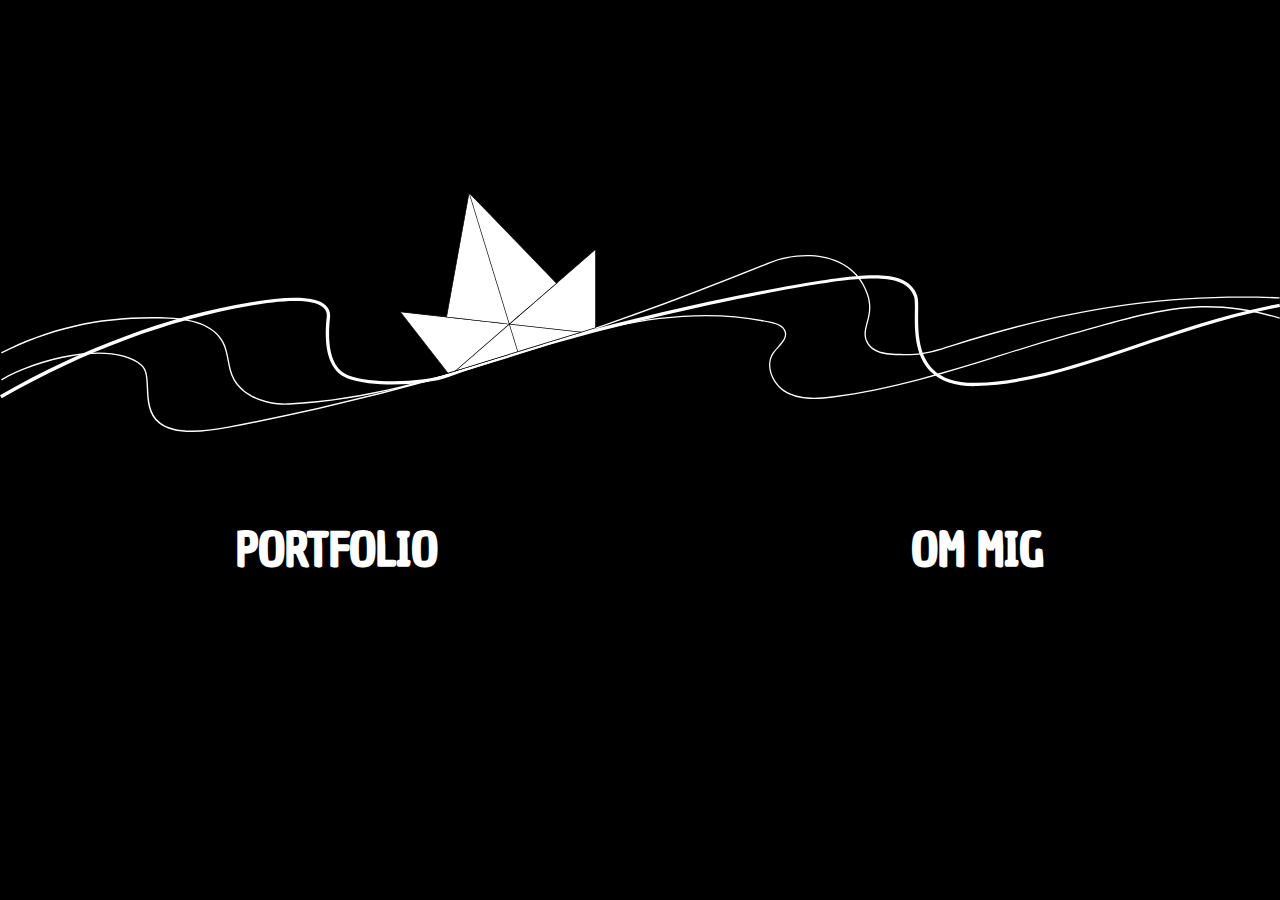
<file: index.html>
<!DOCTYPE html>
<html lang="da">

<head>
    <meta charset="UTF-8">
    <meta http-equiv="X-UA-Compatible" content="IE=edge">
    <meta name="robots" content="noindex">
    <meta name="viewport" content="width=device-width, initial-scale=1.0">
    <link rel="preconnect" href="https://fonts.googleapis.com">
    <link rel="preconnect" href="https://fonts.gstatic.com" crossorigin>
    <link rel="preconnect" href="https://fonts.googleapis.com">
    <link rel="preconnect" href="https://fonts.gstatic.com" crossorigin>
    <link
        href="https://fonts.googleapis.com/css2?family=Andika:wght@700&family=Chau+Philomene+One&family=Nunito+Sans&display=swap"
        rel="stylesheet">
    <link rel="stylesheet" href="css/general.css">
    <link rel="stylesheet" href="css/layout.css">
    <link rel="stylesheet" href="css/forside.css">
    <title>Forside</title>
</head>

<body>
    <main>
        <img class="forside" src="img/portfolio_forside.svg" alt="forside">
        <div class="grid_4">
            <div class="box1">
                <a href="portfolio.html" class="btn_1">
                    <h1> PORTFOLIO</h1>
                </a>
            </div>
            <div class="box2">
                <a href="om_mig.html" class="btn_1">
                    <h1> OM MIG</h1>
                </a>
            </div>
        </div>
    </main>
</body>

</html>
</file>
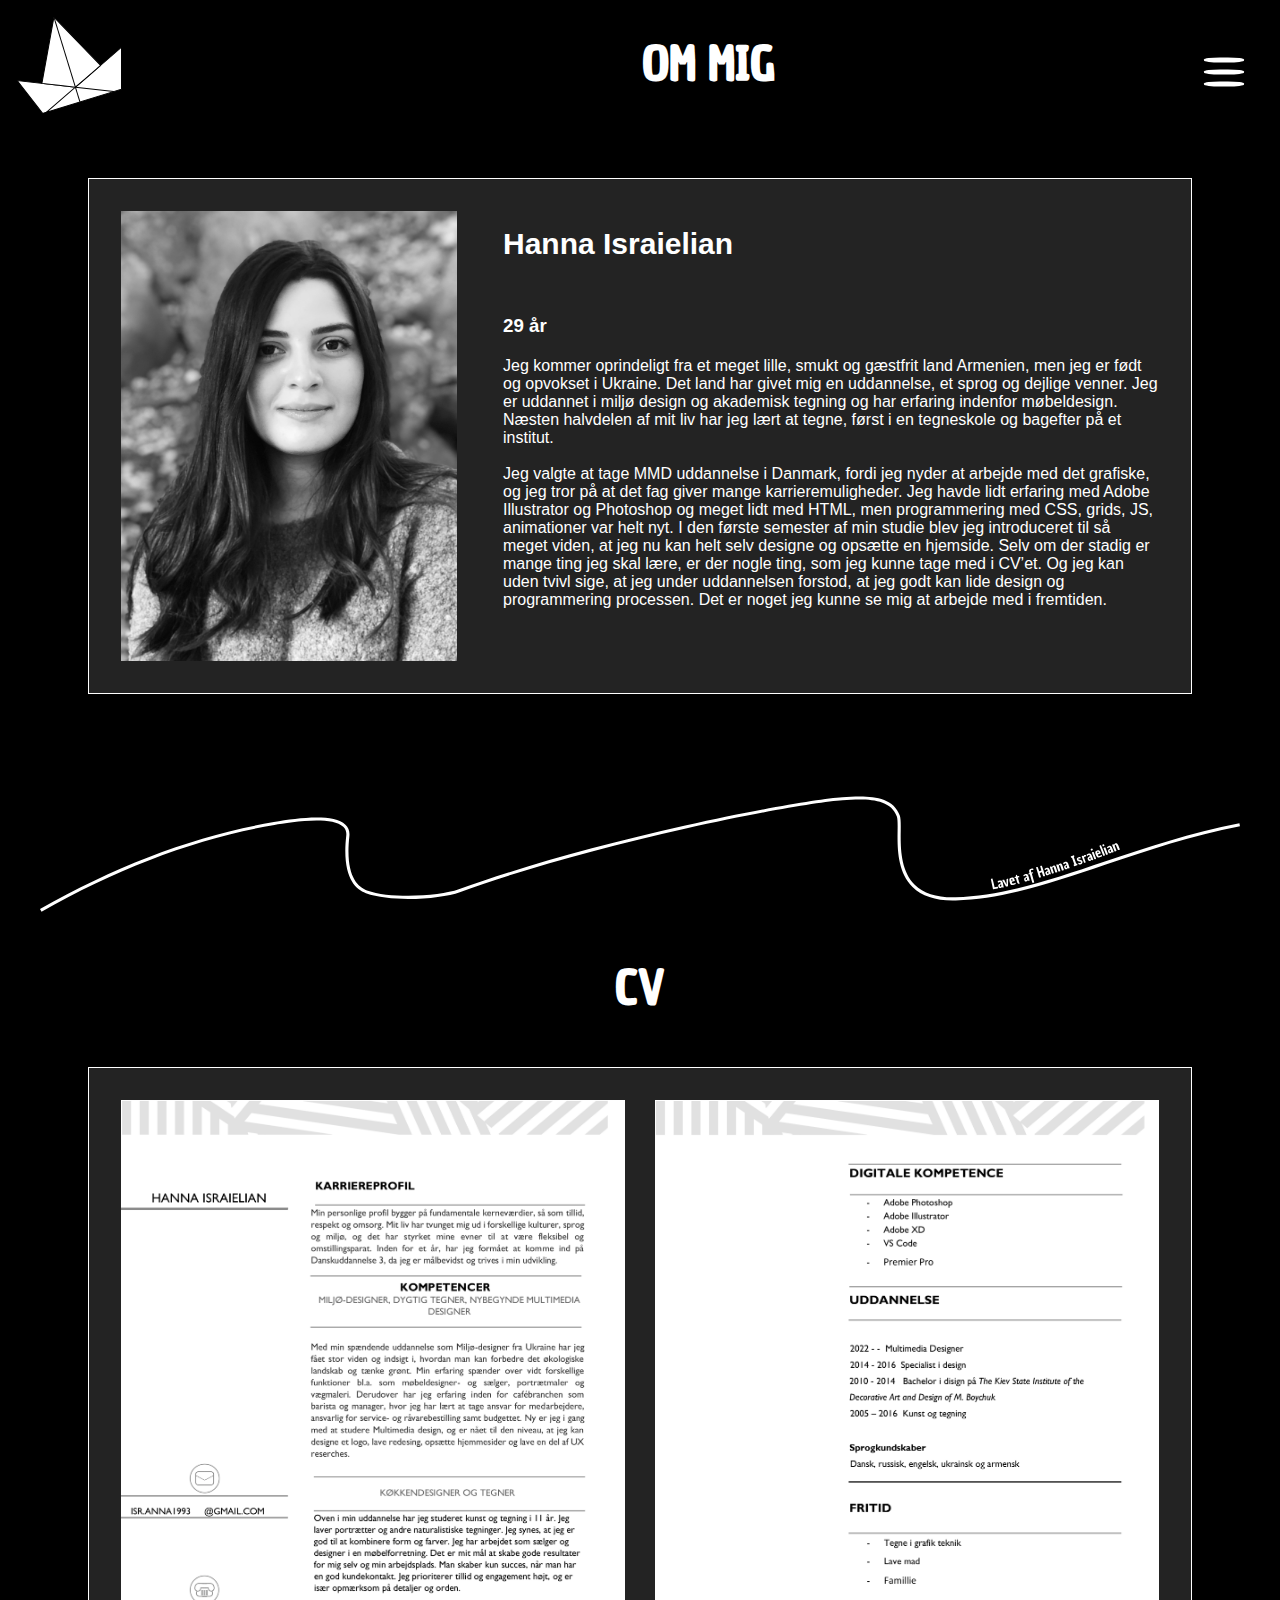
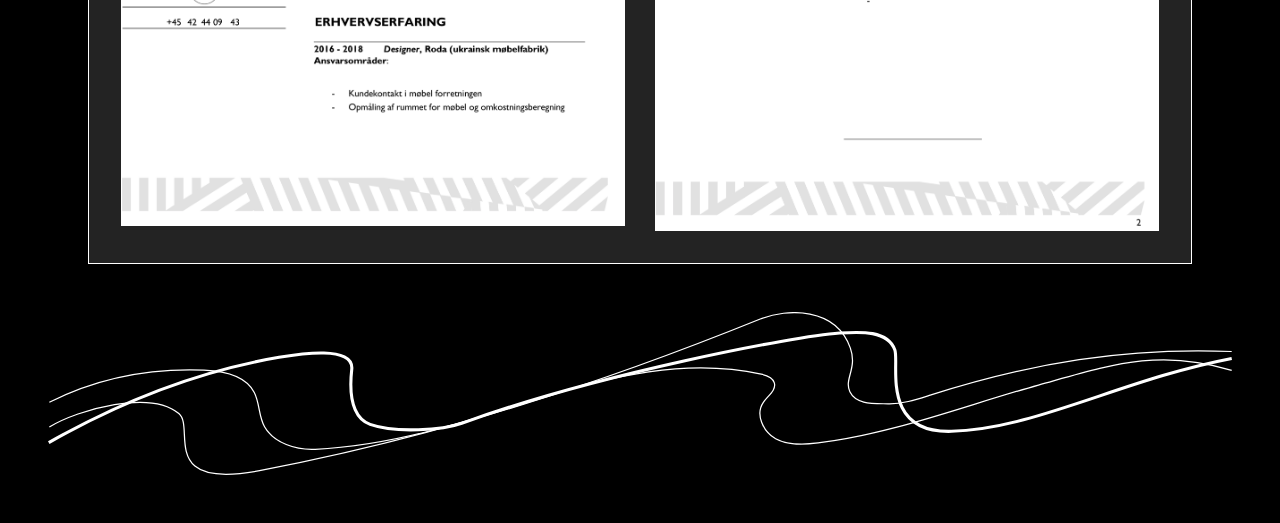
<file: om_mig.html>
<!DOCTYPE html>
<html lang="da">

<head>
    <meta charset="UTF-8">
    <meta http-equiv="X-UA-Compatible" content="IE=edge">
    <meta name="robots" content="noindex">
    <meta name="viewport" content="width=device-width, initial-scale=1.0">
    <link rel="preconnect" href="https://fonts.googleapis.com">
    <link rel="preconnect" href="https://fonts.gstatic.com" crossorigin>
    <link rel="preconnect" href="https://fonts.googleapis.com">
    <link rel="preconnect" href="https://fonts.gstatic.com" crossorigin>
    <link
        href="https://fonts.googleapis.com/css2?family=Andika:wght@700&family=Chau+Philomene+One&family=Nunito+Sans&display=swap"
        rel="stylesheet">
    <link rel="stylesheet" href="css/general.css">
    <link rel="stylesheet" href="css/layout.css">
    <link rel="stylesheet" href="css/opgaver.css">
    <title>Om mig</title>
</head>

<body>
    <header>

        <div class="hjem">
            <a href="index.html"> <img src="img/boat.svg" alt="boat"></a>
        </div>
        <div>
            <h1>OM MIG</h1>
        </div>
        <div class="brg_menu">
            <a href="#" class="brg_menu_button">
                <span class="brg_menu_lines"></span>
            </a>
            <nav class="brg_menu_nav">
                <ul>
                    <li> <a href="portfolio.html" class="brg_menu_link"> Portfolio</a>
                        <ul>
                            <li><a href="portfolio/gr_web.html"> Grundlæggende Web</a></li>
                            <li><a href="portfolio/gr_ux.html"> Grundlæggende UX</a> </li>
                            <li><a href="portfolio/gr_animation.html">Grundlæggende Animation</a> </li>
                            <li><a href="portfolio/gr_indhold.html"> Grundlæggende Indhold</a> </li>
                            <li><a href="portfolio/portfolio_06.html"> Portfolio</a> </li>
                        </ul>
                    <li><a href="om_mig.html" class="brg_menu_link">Om mig</a></li>
                </ul>
            </nav>
            <div class="brg_menu_overlay">

            </div>
        </div>

    </header>
    <main>
        <div class="grid_2_2">
            <div>
                <img src="img/img_1.webp" alt="mig">
            </div>
            <div class="text1">
                <h2>Hanna Israielian</h2>
                <br>
                <h3>29 år</h3>
                <p>
                    Jeg kommer oprindeligt fra et meget lille, smukt og gæstfrit land Armenien, men jeg er født og
                    opvokset
                    i Ukraine. Det land har givet mig en uddannelse, et sprog og dejlige venner. Jeg er uddannet i miljø
                    design og akademisk tegning og har erfaring indenfor møbeldesign. Næsten halvdelen af mit liv har
                    jeg lært at tegne, først i en tegneskole og bagefter på et institut.
                    <br><br>
                    Jeg valgte at tage MMD
                    uddannelse i Danmark, fordi jeg nyder at arbejde med det grafiske, og jeg tror på at det fag giver
                    mange karrieremuligheder. Jeg havde lidt erfaring med Adobe Illustrator og Photoshop og meget lidt
                    med HTML, men programmering med CSS, grids, JS, animationer var helt nyt. I den første semester af
                    min
                    studie blev jeg introduceret til så meget viden, at jeg nu kan helt selv designe og opsætte en
                    hjemside. Selv om der stadig er mange ting jeg skal lære, er der nogle ting, som jeg kunne tage med
                    i CV’et. Og jeg kan uden tvivl sige, at jeg under uddannelsen forstod, at jeg godt kan lide design
                    og programmering processen. Det er noget jeg kunne se mig at arbejde med i fremtiden.
                </p>
            </div>
        </div>

        <img src="img/line.svg" alt="line" style="margin-top:4rem ;">
        <h1>CV</h1>
        <div class="grid_cv">
            <img src="img/cv/anna_1.webp" alt="cv">
            <img src="img/cv/anna_2.webp" alt="cv">
        </div>

    </main>
    <footer>
        <img src="img/line_2.svg" alt="line">
    </footer>
    <script src="script.js"></script>
</body>

</html>
</file>
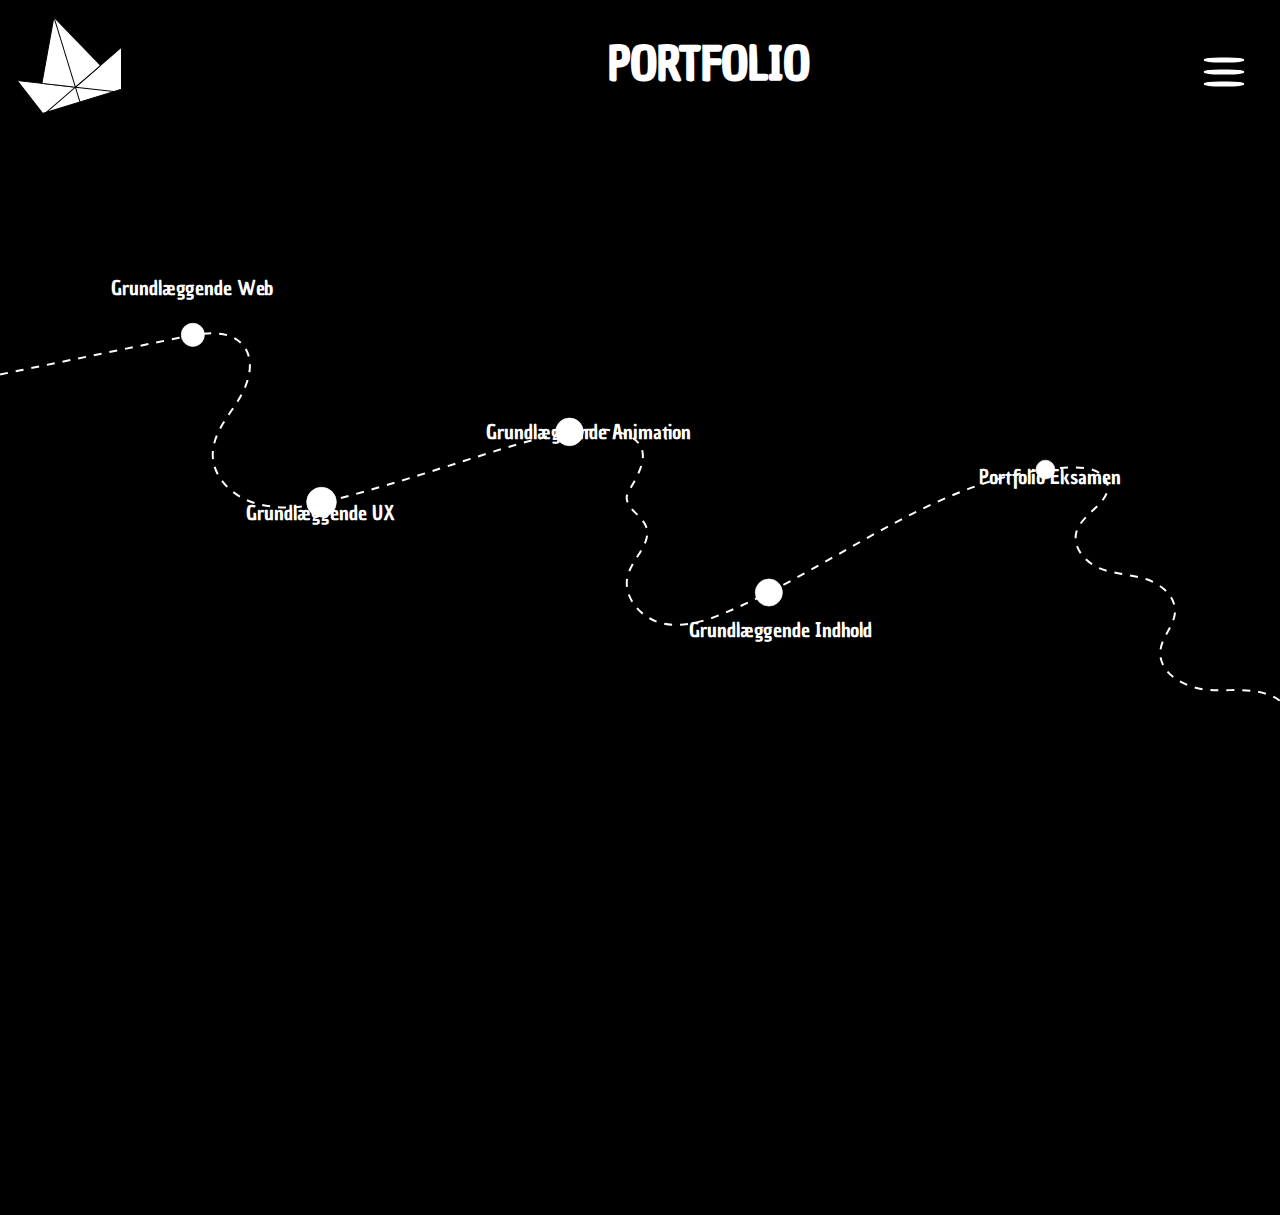
<file: portfolio.html>
<!DOCTYPE html>
<html lang="da">

<head>
    <meta charset="UTF-8">
    <meta http-equiv="X-UA-Compatible" content="IE=edge">
    <meta name="robots" content="noindex">
    <meta name="viewport" content="width=device-width, initial-scale=1.0">
    <link rel="preconnect" href="https://fonts.googleapis.com">
    <link rel="preconnect" href="https://fonts.gstatic.com" crossorigin>
    <link rel="preconnect" href="https://fonts.googleapis.com">
    <link rel="preconnect" href="https://fonts.gstatic.com" crossorigin>
    <link
        href="https://fonts.googleapis.com/css2?family=Andika:wght@700&family=Chau+Philomene+One&family=Nunito+Sans&display=swap"
        rel="stylesheet">
    <link rel="stylesheet" href="css/general.css">
    <link rel="stylesheet" href="css/layout.css">
    <link rel="stylesheet" href="../css/opgaver.css">
    <title>Portfolio</title>
</head>

<body>
    <header>

        <div class="hjem">
            <a href="index.html"> <img src="img/boat.svg" alt="boat"></a>
        </div>
        <div>
            <h1>PORTFOLIO</h1>
        </div>
        <div class="brg_menu">
            <a href="#" class="brg_menu_button">
                <span class="brg_menu_lines"></span>
            </a>
            <nav class="brg_menu_nav">
                <ul>
                    <li> <a href="portfolio.html" class="brg_menu_link"> Portfolio</a>
                        <ul>
                            <li><a href="portfolio/gr_web.html"> Grundlæggende Web</a></li>
                            <li><a href="portfolio/gr_ux.html"> Grundlæggende UX</a> </li>
                            <li><a href="portfolio/gr_animation.html">Grundlæggende Animation</a> </li>
                            <li><a href="portfolio/gr_indhold.html"> Grundlæggende Indhold</a> </li>
                            <li><a href="portfolio/portfolio_06.html"> Portfilio</a> </li>
                        </ul>
                    <li><a href="om_mig.html" class="brg_menu_link">Om mig</a></li>
                </ul>
            </nav>
            <div class="brg_menu_overlay">

            </div>
        </div>

    </header>
    <main>

        <div id="port_menu">

            <div id="portfolio_bg">
                <img src="img/portfolio_bg.svg" alt="bg">
                <div class="links">
                    <div class="punkt1">
                        <a class="link" href="portfolio/gr_web.html"> Grundlæggende Web
                            <span> <img src="img/boat_2.svg" alt="link"></span>
                        </a>
                    </div>
                    <div class="punkt2">
                        <a class="link" href="portfolio/gr_ux.html"> Grundlæggende UX
                            <span> <img src="img/boat_2.svg" alt="link"></span>
                        </a>
                    </div>
                    <div class="punkt3">
                        <a class="link" href="portfolio/gr_animation.html"> Grundlæggende Animation
                            <span> <img src="img/boat_2.svg" alt="link"></span>
                        </a>
                    </div>
                    <div class="punkt4">
                        <a class="link" href="portfolio/gr_indhold.html"> Grundlæggende Indhold
                            <span> <img src="img/boat_2.svg" alt="link"></span>
                        </a>
                    </div>
                    <div class="punkt5">
                        <a class="link" href="portfolio/portfolio_06.html"> Portfolio Eksamen
                            <span> <img src="img/boat_2.svg" alt="link"></span>
                        </a>
                    </div>

                </div>

            </div>
        </div>

    </main>

    <footer class="footer">
        <img src="../img/line_2.svg" alt="line">
    </footer>
    <script src="script.js"></script>
</body>

</html>
</file>
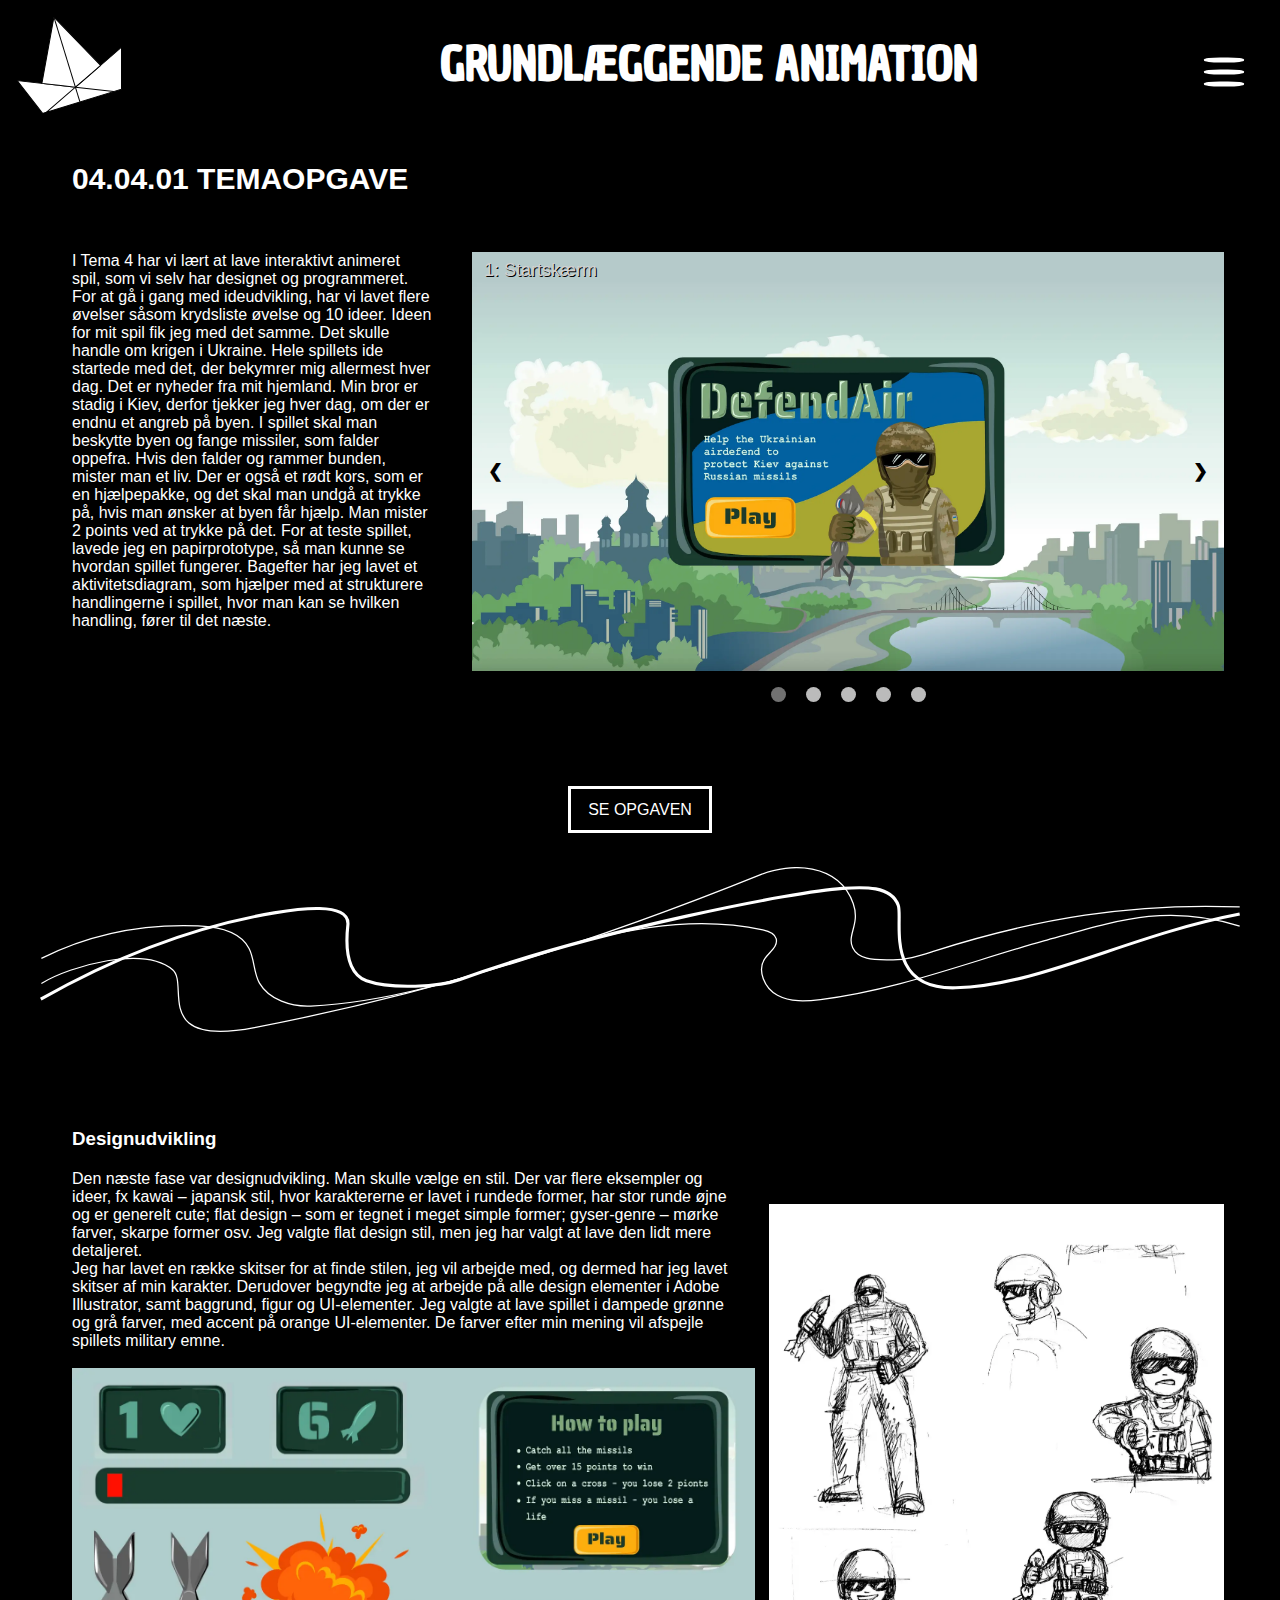
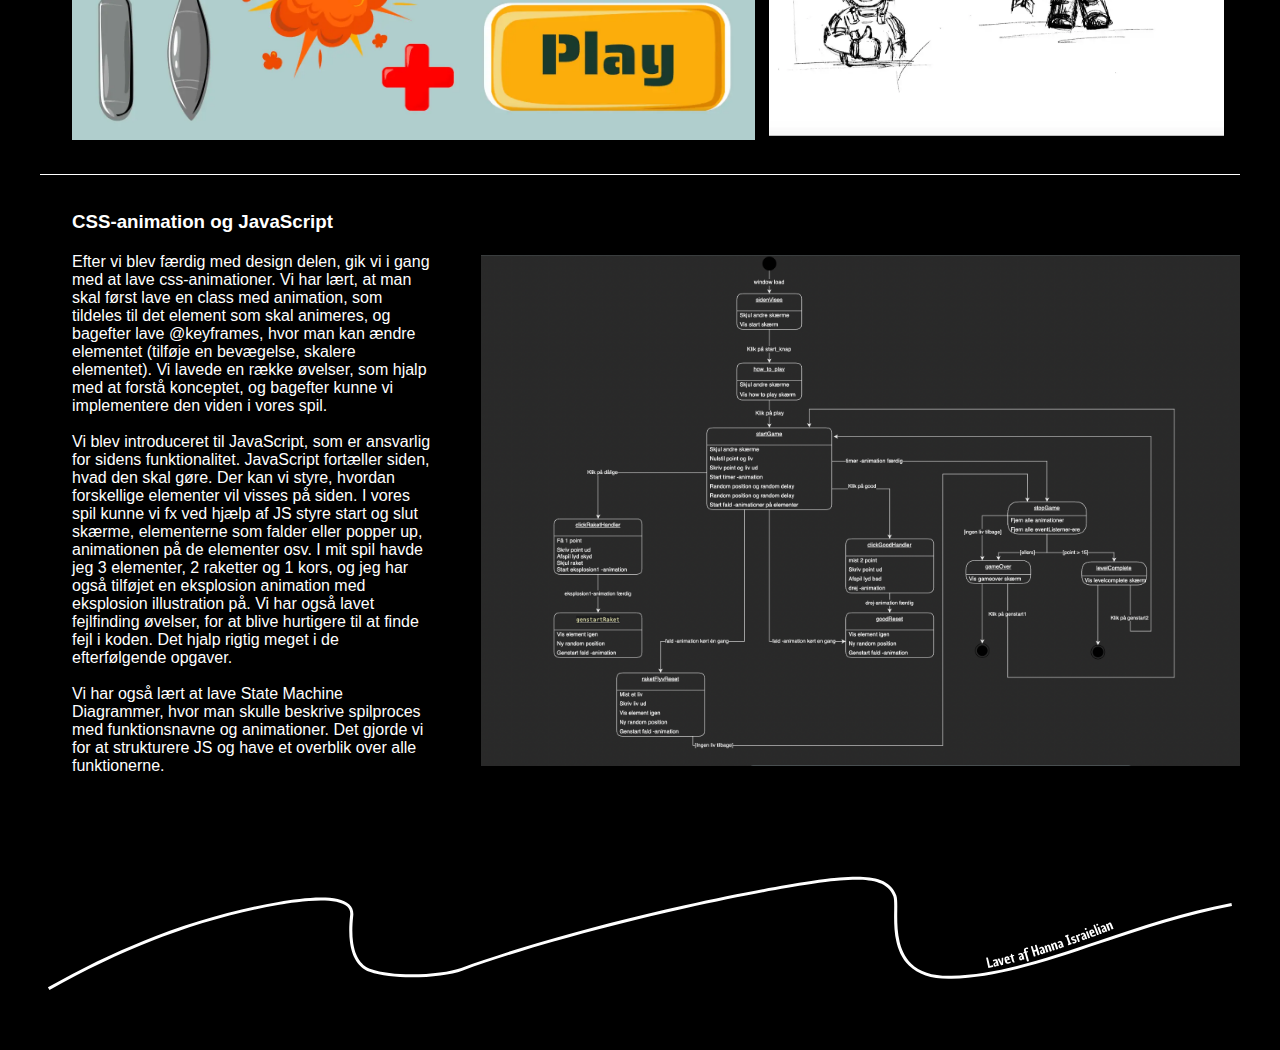
<file: portfolio/gr_animation.html>
<!DOCTYPE html>
<html lang="da">

<head>
    <meta charset="UTF-8">
    <meta http-equiv="X-UA-Compatible" content="IE=edge">
    <meta name="robots" content="noindex">
    <meta name="viewport" content="width=device-width, initial-scale=1.0">
    <link rel="preconnect" href="https://fonts.googleapis.com">
    <link rel="preconnect" href="https://fonts.gstatic.com" crossorigin>
    <link rel="preconnect" href="https://fonts.googleapis.com">
    <link rel="preconnect" href="https://fonts.gstatic.com" crossorigin>
    <link
        href="https://fonts.googleapis.com/css2?family=Andika:wght@700&family=Chau+Philomene+One&family=Nunito+Sans&display=swap"
        rel="stylesheet">
    <link rel="stylesheet" href="../css/general.css">
    <link rel="stylesheet" href="../css/layout.css">
    <link rel="stylesheet" href="../css/opgaver.css">
    <title>Grundlæggende Animation</title>
</head>

<body>
    <header>

        <div class="hjem">
            <a href="../index.html"> <img src="../img/boat.svg" alt="boat"></a>
        </div>
        <div>
            <h1>GRUNDLÆGGENDE ANIMATION</h1>
        </div>
        <div class="brg_menu">
            <a href="#" class="brg_menu_button">
                <span class="brg_menu_lines"></span>
            </a>
            <nav class="brg_menu_nav">
                <ul>
                    <li> <a href="../portfolio.html" class="brg_menu_link"> Portfolio</a>
                        <ul>
                            <li><a href="../portfolio/gr_web.html"> Grundlæggende Web</a></li>
                            <li><a href="../portfolio/gr_ux.html"> Grundlæggende UX</a> </li>
                            <li><a href="../portfolio/gr_animation.html">Grundlæggende Animation</a> </li>
                            <li><a href="../portfolio/gr_indhold.html"> Grundlæggende Indhold</a> </li>
                            <li><a href="../portfolio/portfolio_06.html"> Portfolio</a> </li>
                        </ul>
                    <li><a href="../om_mig.html" class="brg_menu_link">Om mig</a></li>
                </ul>
            </nav>
            <div class="brg_menu_overlay">

            </div>
        </div>

    </header>

    <main>

        <div class="grid_5_6">
            <h2>04.04.01 TEMAOPGAVE
            </h2>
            <br>
            <div class="text1">
                <p>I Tema 4 har vi lært at lave interaktivt animeret spil, som vi selv har designet og programmeret. For
                    at gå i gang med ideudvikling, har vi lavet flere øvelser såsom krydsliste øvelse og 10 ideer. Ideen
                    for mit spil fik jeg med det samme. Det skulle handle om krigen i Ukraine. Hele spillets ide
                    startede med det, der bekymrer mig allermest hver dag. Det er nyheder fra mit hjemland. Min bror er
                    stadig i Kiev, derfor tjekker jeg hver dag, om der er endnu et angreb på byen. I spillet skal man
                    beskytte byen og fange missiler, som falder oppefra. Hvis den falder og rammer bunden, mister man et
                    liv. Der er også et rødt kors, som er en hjælpepakke, og det skal man undgå at trykke på, hvis man
                    ønsker at byen får hjælp. Man mister 2 points ved at trykke på det. For at teste spillet, lavede jeg
                    en papirprototype, så man kunne se hvordan spillet fungerer. Bagefter har jeg lavet et
                    aktivitetsdiagram, som hjælper med at strukturere handlingerne i spillet, hvor man kan se hvilken
                    handling, fører til det næste.
                </p>

            </div>
            <!-- Slideshow container -->
            <div class="slideshow-container">

                <!-- Full-width images with number and caption text -->
                <div class="mySlides fade">
                    <div class="numbertext">1: Startskærm</div>
                    <img src="../img/opgaver/animation/img_1.webp" style="width:100%" alt="1">

                </div>

                <div class="mySlides fade">
                    <div class="numbertext">2. Baggrund</div>
                    <img src="../img/opgaver/animation/img_2.webp" style="width:100%" alt="2">

                </div>

                <div class="mySlides fade">
                    <div class="numbertext">3. Level Complete</div>
                    <img src="../img/opgaver/animation/img_3.webp" style="width:100%" alt="3">

                </div>
                <div class="mySlides fade">
                    <div class="numbertext">4. Game Over</div>
                    <img src="../img/opgaver/animation/img_4.webp" style="width:100%" alt="3">
                </div>
                <div class="mySlides fade">
                    <div class="numbertext">5. Papirprototype</div>
                    <img src="../img/opgaver/animation/Iimg_7.webp" style="width:100%" alt="3">
                </div>
                <!-- Next and previous buttons -->
                <a class="prev" onclick="plusSlides(-1)">❮</a>
                <a class="next" onclick="plusSlides(1)">❯</a>
                <!-- The dots/circles -->
                <div style="text-align:center">
                    <span class="dot" onclick="currentSlide(1)"></span>
                    <span class="dot" onclick="currentSlide(2)"></span>
                    <span class="dot" onclick="currentSlide(3)"></span>
                    <span class="dot" onclick="currentSlide(4)"></span>
                    <span class="dot" onclick="currentSlide(5)"></span>
                </div>
            </div>
        </div>
        <a class="cta" href="https://hannaisraielian.dk/kea/04_animation/website/spil.html">SE
            OPGAVEN</a>
        <br>
        <img src="../img/line_2.svg" alt="line">
        <div class="grid_2" style="border-top: none;">

            <div>
                <h3>Designudvikling</h3>
                <p>
                    Den næste fase var designudvikling. Man skulle vælge en stil. Der var flere eksempler og ideer, fx
                    kawai – japansk stil, hvor karaktererne er lavet i rundede former, har stor runde øjne og er
                    generelt cute; flat design – som er tegnet i meget simple former; gyser-genre – mørke farver, skarpe
                    former osv. Jeg valgte flat design stil, men jeg har valgt at lave den lidt mere detaljeret.
                    <br>
                    Jeg har lavet en række skitser for at finde stilen, jeg vil arbejde med, og dermed har jeg lavet
                    skitser af min karakter. Derudover begyndte jeg at arbejde på alle design elementer i Adobe
                    Illustrator, samt baggrund, figur og UI-elementer. Jeg valgte at lave spillet i dampede grønne og
                    grå farver, med accent på orange UI-elementer. De farver efter min mening vil afspejle spillets
                    military emne.


                </p>
                <br>
                <img src="../img/opgaver/animation/img_5.webp" alt="1" style="margin-left: 1rem;">
            </div>
            <div style="margin-top: 6rem;">
                <img src="../img/opgaver/animation/img_6.webp" alt="2">
            </div>
        </div>
        <br>

        <div class="grid_1_1">

            <div>
                <h3>CSS-animation og JavaScript</h3>
                <p>
                    Efter vi blev færdig med design delen, gik vi i gang med at lave css-animationer. Vi har lært, at
                    man skal først lave en class med animation, som tildeles til det element som skal animeres, og
                    bagefter lave @keyframes, hvor man kan ændre elementet (tilføje en bevægelse, skalere elementet). Vi
                    lavede en række øvelser, som hjalp med at forstå konceptet, og bagefter kunne vi implementere den
                    viden i vores spil.</p>
                <p><br>
                    Vi blev introduceret til JavaScript, som er ansvarlig for sidens funktionalitet. JavaScript
                    fortæller siden, hvad den skal gøre. Der kan vi styre, hvordan forskellige elementer vil visses på
                    siden. I vores spil kunne vi fx ved hjælp af JS styre start og slut skærme, elementerne som falder
                    eller popper up, animationen på de elementer osv. I mit spil havde jeg 3 elementer, 2 raketter og 1
                    kors, og jeg har også tilføjet en eksplosion animation med eksplosion illustration på. Vi har også
                    lavet fejlfinding øvelser, for at blive hurtigere til at finde fejl i koden. Det hjalp rigtig meget
                    i de efterfølgende opgaver. </p>
                <p><br>
                    Vi har også lært at lave State Machine Diagrammer, hvor man skulle beskrive spilproces med
                    funktionsnavne og animationer. Det gjorde vi for at strukturere JS og have et overblik over alle
                    funktionerne.
                </p>
            </div>
            <img src="../img/opgaver/animation/stmach.jpeg" alt="smd" style="margin-top: 4rem; margin-left: 1rem;">
        </div>

    </main>
    <footer>
        <img src="../img/line.svg" alt="line2">
    </footer>
    <script src="../script.js"></script>
</body>
</file>
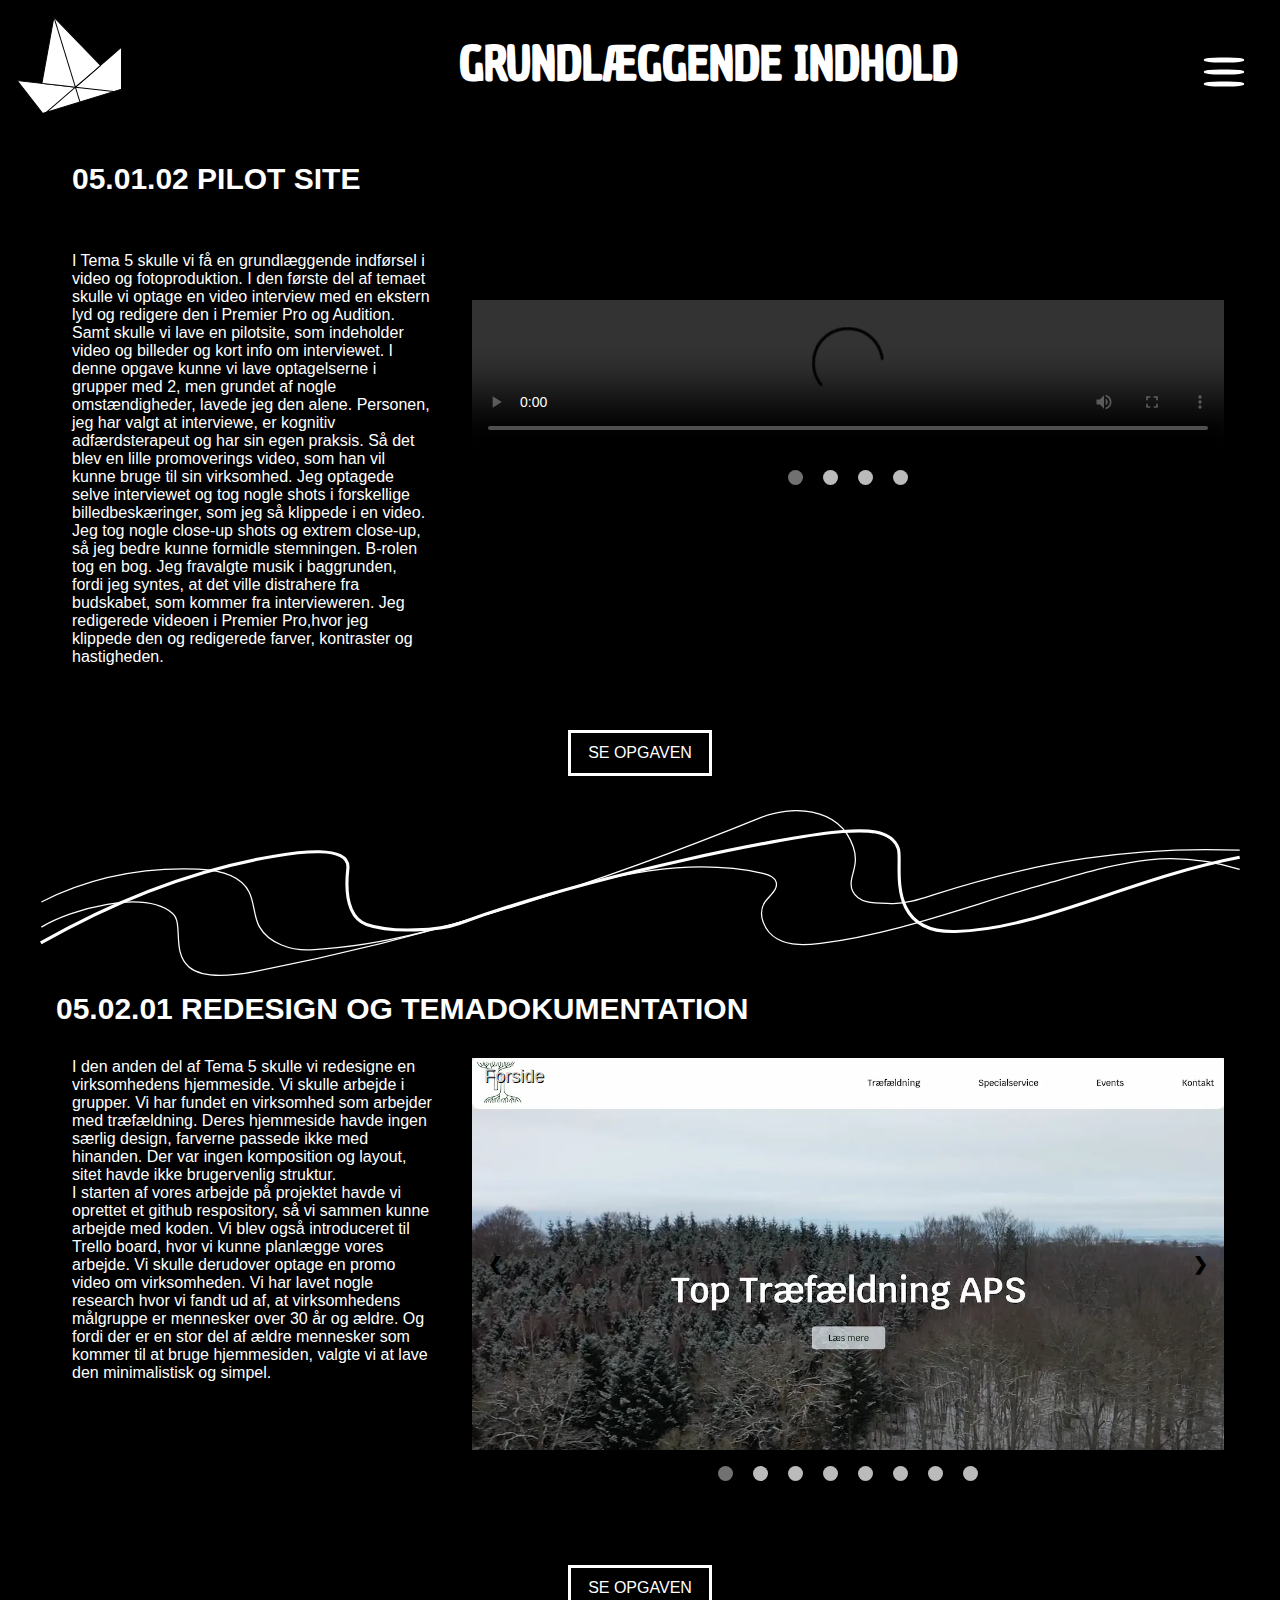
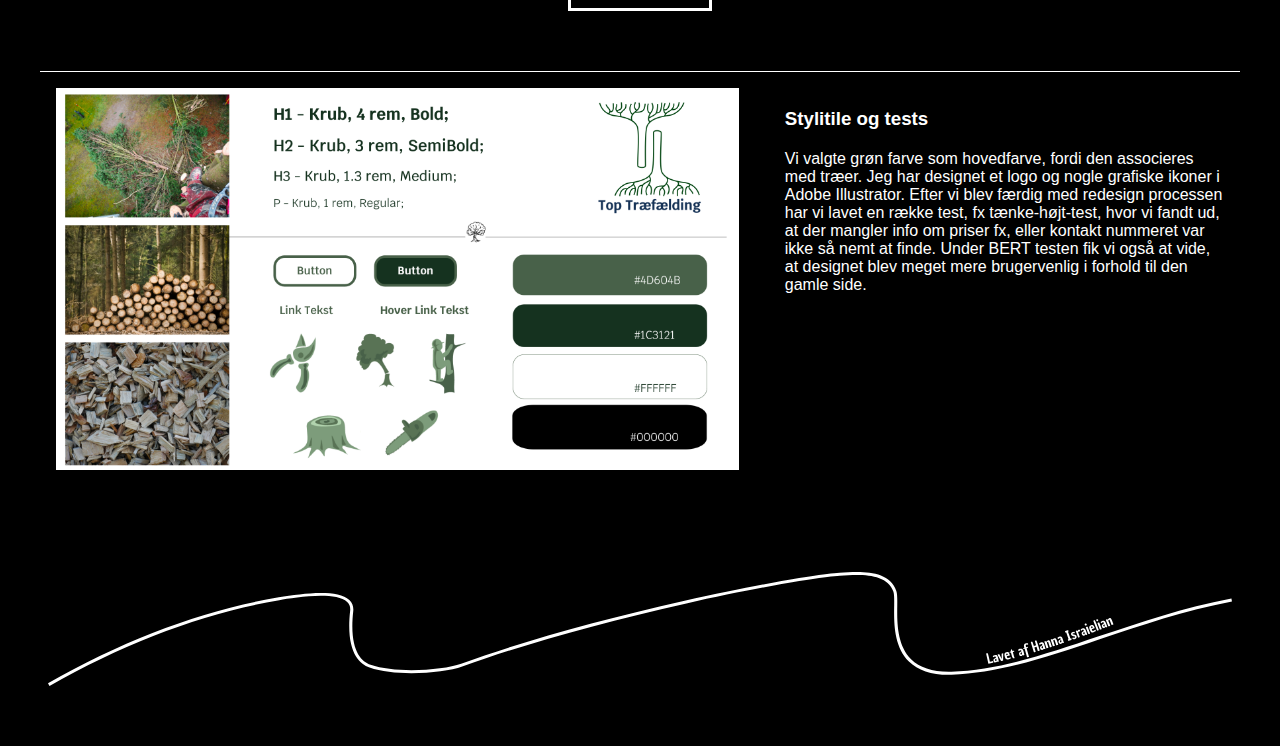
<file: portfolio/gr_indhold.html>
<!DOCTYPE html>
<html lang="da">

<head>
    <meta charset="UTF-8">
    <meta http-equiv="X-UA-Compatible" content="IE=edge">
    <meta name="robots" content="noindex">
    <meta name="viewport" content="width=device-width, initial-scale=1.0">
    <link rel="preconnect" href="https://fonts.googleapis.com">
    <link rel="preconnect" href="https://fonts.gstatic.com" crossorigin>
    <link rel="preconnect" href="https://fonts.googleapis.com">
    <link rel="preconnect" href="https://fonts.gstatic.com" crossorigin>
    <link
        href="https://fonts.googleapis.com/css2?family=Andika:wght@700&family=Chau+Philomene+One&family=Nunito+Sans&display=swap"
        rel="stylesheet">
    <link rel="stylesheet" href="../css/general.css">
    <link rel="stylesheet" href="../css/layout.css">
    <link rel="stylesheet" href="../css/opgaver.css">
    <title>Grundlæggende Indhold</title>
</head>

<body>
    <header>

        <div class="hjem">
            <a href="../index.html"> <img src="../img/boat.svg" alt="boat"></a>
        </div>
        <div>
            <h1>GRUNDLÆGGENDE INDHOLD</h1>
        </div>
        <div class="brg_menu">
            <a href="#" class="brg_menu_button">
                <span class="brg_menu_lines"></span>
            </a>
            <nav class="brg_menu_nav">
                <ul>
                    <li> <a href="../portfolio.html" class="brg_menu_link"> Portfolio</a>
                        <ul>
                            <li><a href="../portfolio/gr_web.html"> Grundlæggende Web</a></li>
                            <li><a href="../portfolio/gr_ux.html"> Grundlæggende UX</a> </li>
                            <li><a href="../portfolio/gr_animation.html">Grundlæggende Animation</a> </li>
                            <li><a href="../portfolio/gr_indhold.html"> Grundlæggende Indhold</a> </li>
                            <li><a href="../portfolio/portfolio_06.html"> Portfolio</a> </li>
                        </ul>
                    <li><a href="../om_mig.html" class="brg_menu_link">Om mig</a></li>
                </ul>
            </nav>
            <div class="brg_menu_overlay">

            </div>
        </div>

    </header>

    <main>
        <div class="grid_5_6">
            <h2>05.01.02 PILOT SITE
            </h2>
            <br>
            <div class="text1">

                <p>I Tema 5 skulle vi få en grundlæggende indførsel i video og fotoproduktion. I den første del af
                    temaet skulle vi optage en video interview med en ekstern lyd og redigere den i Premier Pro og
                    Audition. Samt skulle vi lave en pilotsite, som indeholder video og billeder og kort info om
                    interviewet. I denne opgave kunne vi lave optagelserne i grupper med 2, men grundet af nogle
                    omstændigheder, lavede jeg den alene. Personen, jeg har valgt at interviewe, er kognitiv
                    adfærdsterapeut og har sin egen praksis. Så det blev en lille promoverings video, som han vil kunne
                    bruge til sin virksomhed. Jeg optagede selve interviewet og tog nogle shots i forskellige
                    billedbeskæringer, som jeg så klippede i en video. Jeg tog nogle close-up shots og extrem close-up,
                    så jeg bedre kunne formidle stemningen. B-rolen tog en bog. Jeg fravalgte musik i baggrunden, fordi
                    jeg syntes, at det ville distrahere fra budskabet, som kommer fra intervieweren. Jeg redigerede
                    videoen i Premier Pro,hvor jeg klippede den og redigerede farver, kontraster og hastigheden. </p>
            </div>

            <!-- Slideshow container -->
            <div class="slideshow-container" style="margin-top: 3rem;">

                <!-- Full-width images with number and caption text -->
                <div class="mySlides fade">
                    <div class="numbertext">1. Pilotvideo</div>
                    <video controls
                        src="https://www.hannaisraielian.dk/kea/05_indhold/01_pilotvideo/video/pilotvideo.mp4"
                        style="width:100%"></video>
                </div>

                <div class="mySlides fade">
                    <div class="numbertext">2. Pilotsite</div>
                    <img src="../img/opgaver/pilotsite/img_2.webp" style="width:100%" alt="2">

                </div>

                <div class="mySlides fade">
                    <div class="numbertext">3. Billeder på pilotsitet</div>
                    <img src="../img/opgaver/pilotsite/img_3.webp" style="width:100%" alt="3">

                </div>
                <div class="mySlides fade">
                    <div class="numbertext">4. Videoredigerings proces </div>
                    <img src="../img/opgaver/pilotsite/img_4.webp" style="width:100%" alt="3">
                </div>

                <!-- Next and previous buttons -->
                <a class="prev" onclick="plusSlides(-1)">❮</a>
                <a class="next" onclick="plusSlides(1)">❯</a>
                <!-- The dots/circles -->
                <div style="text-align:center">
                    <span class="dot" onclick="currentSlide(1)"></span>
                    <span class="dot" onclick="currentSlide(2)"></span>
                    <span class="dot" onclick="currentSlide(3)"></span>
                    <span class="dot" onclick="currentSlide(4)"></span>
                </div>
            </div>
        </div>
        <a class="cta" href="http://hannaisraielian.dk/kea/05_indhold/01_pilotvideo/">SE
            OPGAVEN</a>
        <br>

        <img src="../img/line_2.svg" alt="line">

        <h2>05.02.01 REDESIGN OG TEMADOKUMENTATION
        </h2>
        <div class="grid_5_6">
            <div class="text1">
                <p>I den anden del af Tema 5 skulle vi redesigne en virksomhedens hjemmeside. Vi skulle arbejde i
                    grupper. Vi har fundet en virksomhed som arbejder med træfældning. Deres hjemmeside havde ingen
                    særlig design, farverne passede ikke med hinanden. Der var ingen komposition og layout, sitet havde
                    ikke brugervenlig struktur. <br>
                    I starten af vores arbejde på projektet havde vi oprettet et github respository, så vi sammen kunne
                    arbejde med koden. Vi blev også introduceret til Trello board, hvor vi kunne planlægge vores
                    arbejde. Vi skulle derudover optage en promo video om virksomheden. Vi har lavet nogle research hvor
                    vi fandt ud af, at virksomhedens målgruppe er mennesker over 30 år og ældre.
                    Og fordi der er en stor del af ældre mennesker som kommer til at bruge hjemmesiden, valgte vi at
                    lave den minimalistisk og simpel.
                </p>

            </div>

            <!-- Slideshow container -->
            <div class="slideshow-container_2">

                <!-- Full-width images with number and caption text -->
                <div class="mySlides2 fade">
                    <div class="numbertext">Forside</div>
                    <img src="../img/opgaver/pilotsite/redesign/img_1.webp" style="width:100%" alt="1">

                </div>

                <div class="mySlides2 fade">
                    <div class="numbertext">Events side (min)</div>
                    <img src="../img/opgaver/pilotsite/redesign/img_2.webp" style="width:100%" alt="2">

                </div>

                <div class="mySlides2 fade">
                    <div class="numbertext">Ikoner designet i AI</div>
                    <img src="../img/opgaver/pilotsite/redesign/img_4.webp" style="width:100%" alt="3">

                </div>
                <div class="mySlides2 fade">
                    <div class="numbertext">Moodboard</div>
                    <img src="../img/opgaver/pilotsite/redesign/img_5.webp" style="width:100%" alt="3">
                </div>
                <div class="mySlides2 fade">
                    <div class="numbertext">Wireframe</div>
                    <img src="../img/opgaver/pilotsite/redesign/img_6.webp" style="width:100%" alt="3">
                </div>
                <div class="mySlides2 fade">
                    <div class="numbertext">Den nuværende side</div>
                    <img src="../img/opgaver/pilotsite/redesign/img_8.webp" style="width:100%" alt="3">
                </div>
                <div class="mySlides2 fade">
                    <div class="numbertext">Layout af den nuværende side</div>
                    <img src="../img/opgaver/pilotsite/redesign/img_9.webp" style="width:100%" alt="3">
                </div>
                <div class="mySlides2 fade">
                    <div class="numbertext">Git Hub respository</div>
                    <img src="../img/opgaver/pilotsite/redesign/img_10.webp" style="width:100%" alt="3">
                </div>

                <!-- Next and previous buttons -->
                <a class="prev" onclick="plusSlides2(-1)">❮</a>
                <a class="next" onclick="plusSlides2(1)">❯</a>
                <!-- The dots/circles -->
                <div style="text-align:center">
                    <span class="dot2" onclick="currentSlide2(1)"></span>
                    <span class="dot2" onclick="currentSlide2(2)"></span>
                    <span class="dot2" onclick="currentSlide2(3)"></span>
                    <span class="dot2" onclick="currentSlide2(4)"></span>
                    <span class="dot2" onclick="currentSlide2(5)"></span>
                    <span class="dot2" onclick="currentSlide2(6)"></span>
                    <span class="dot2" onclick="currentSlide2(7)"></span>
                    <span class="dot2" onclick="currentSlide2(8)"></span>
                </div>
            </div>
        </div>
        <a class="cta" href="https://www.hannaisraielian.dk/kea/05_indhold/02_redesign/redesignDONE/index.html">SE
            OPGAVEN</a>
        <div class="grid_2">
            <div>
                <img src="../img/opgaver/pilotsite/redesign/img_7.webp" alt="stiletile">
            </div>
            <div>
                <h3>Stylitile og tests</h3>
                <p>Vi valgte grøn farve som hovedfarve, fordi den associeres med træer. Jeg har designet et logo og
                    nogle grafiske ikoner i Adobe Illustrator.
                    Efter vi blev færdig med redesign processen har vi lavet en række test, fx tænke-højt-test, hvor vi
                    fandt ud, at der mangler info om priser fx, eller kontakt nummeret var ikke så nemt at finde. Under
                    BERT testen fik vi også at vide, at designet blev meget mere brugervenlig i forhold til den gamle
                    side.
                </p>
            </div>

        </div>
    </main>
    <footer>
        <img src="../img/line.svg" alt="line2">
    </footer>
    <script src="../script.js"></script>
</body>
</file>
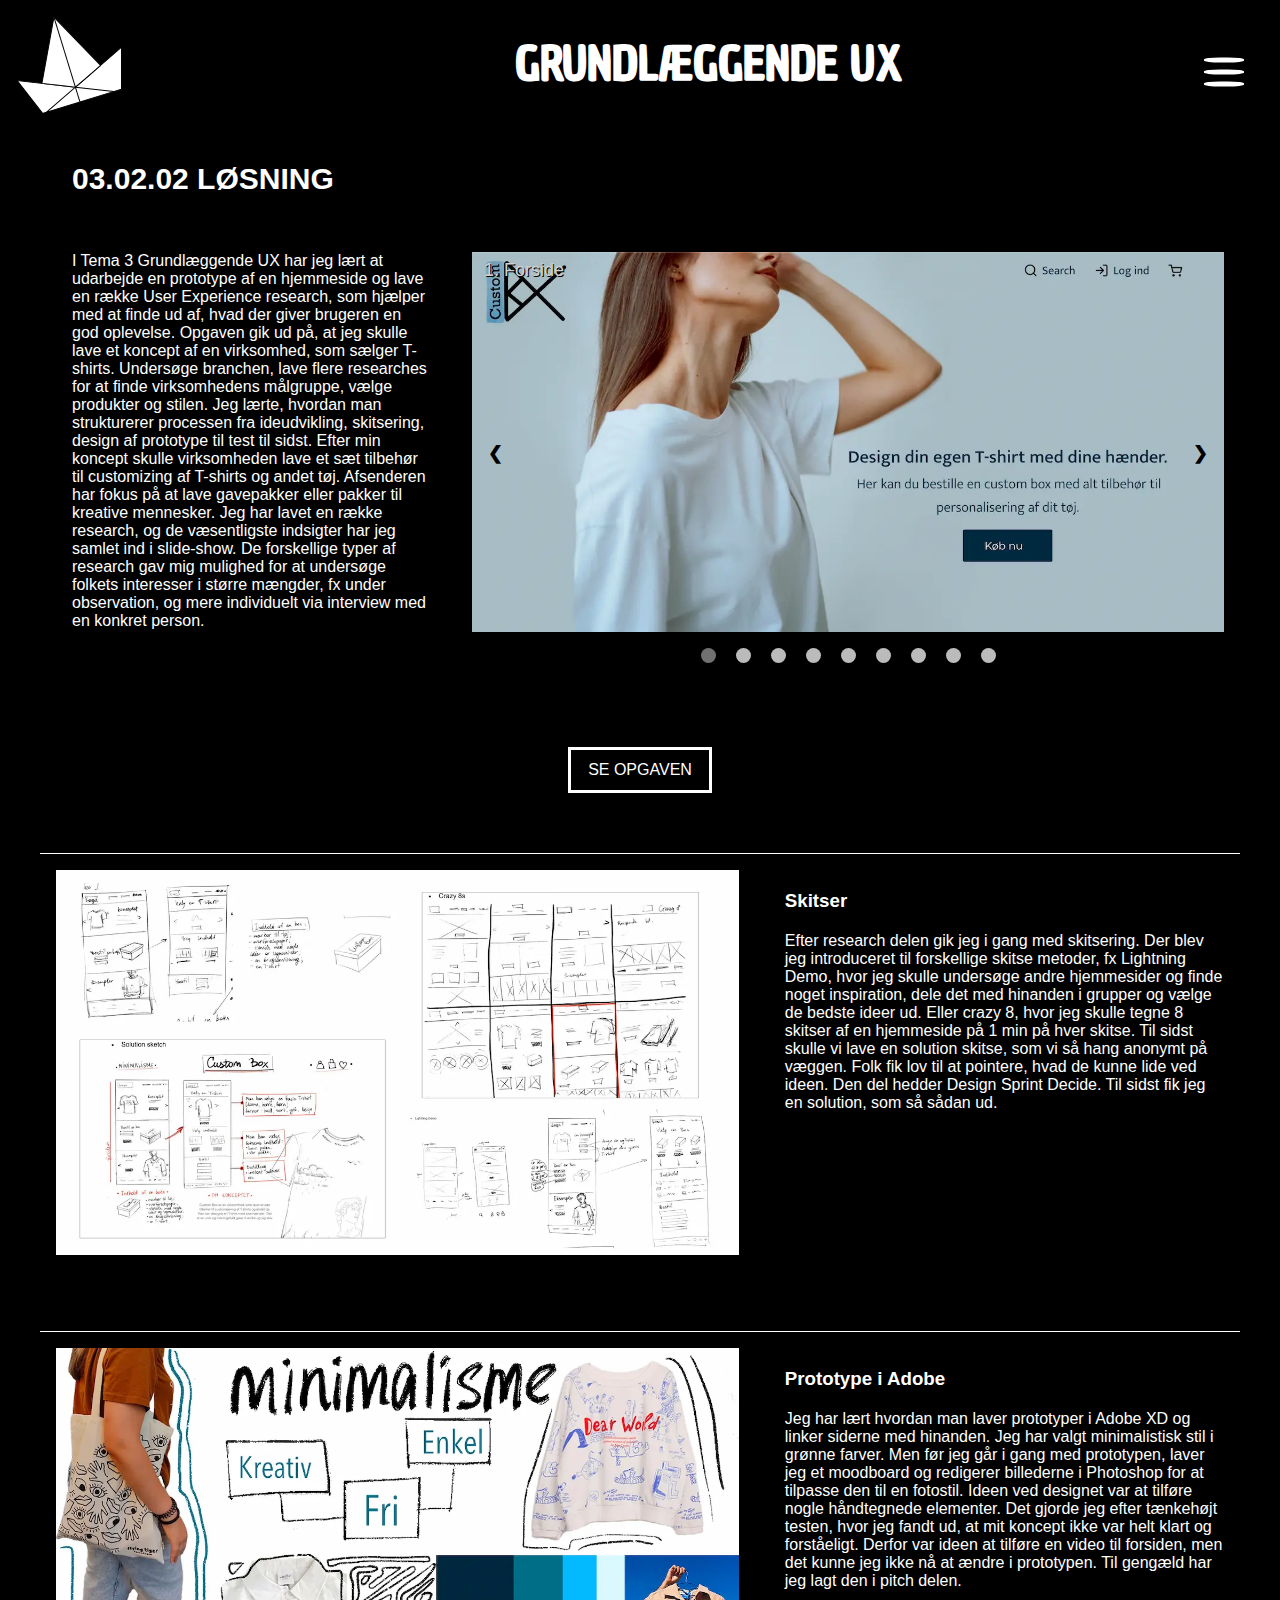
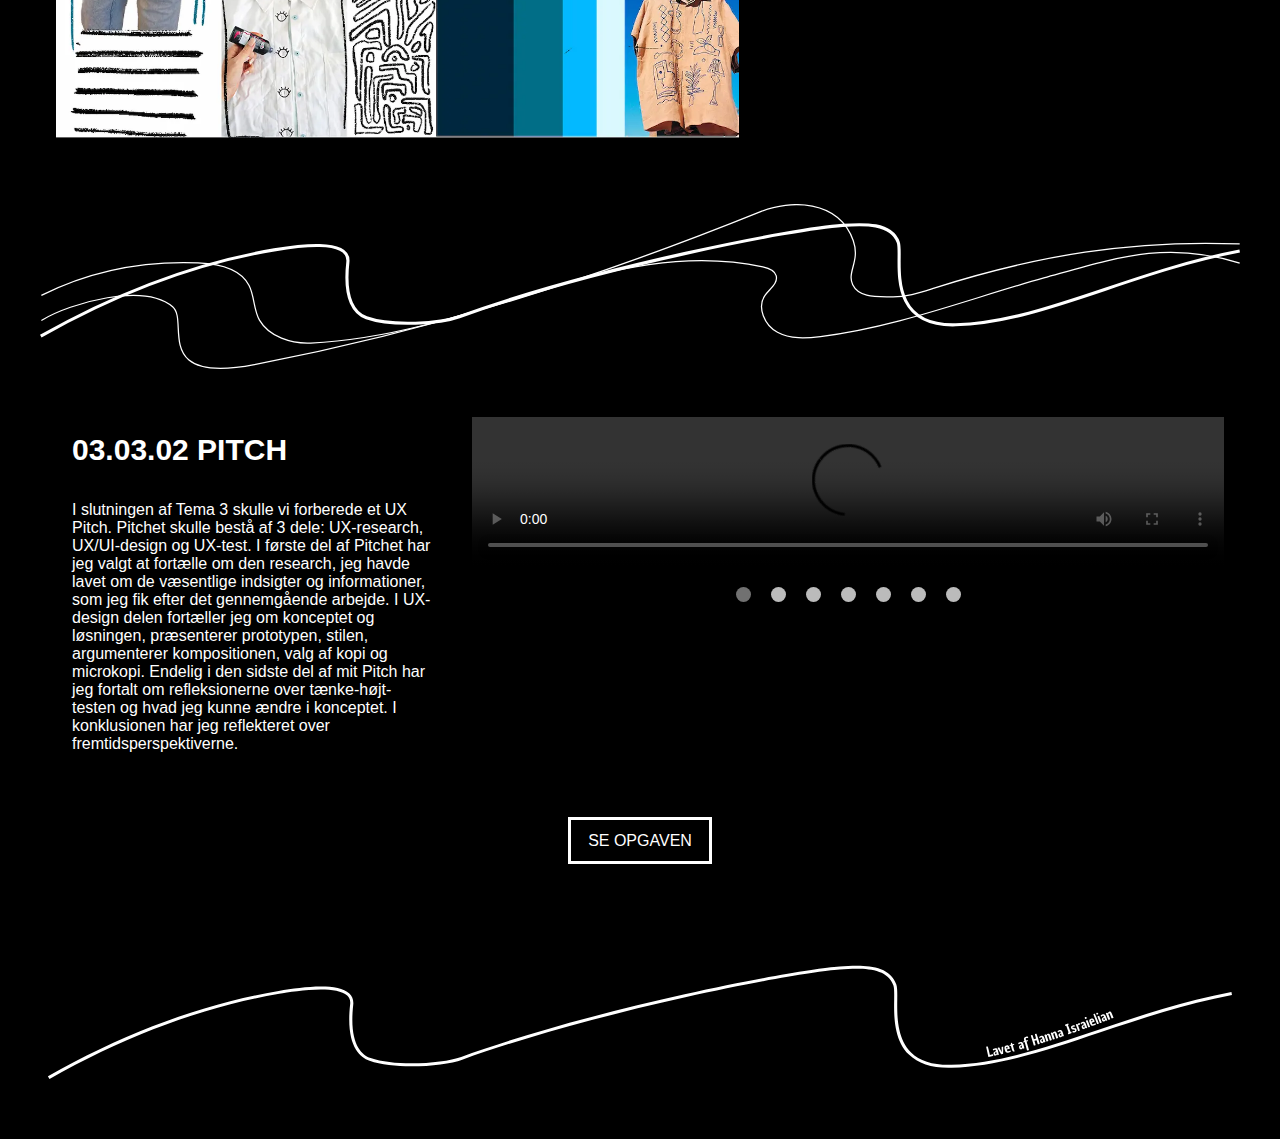
<file: portfolio/gr_ux.html>
<!DOCTYPE html>
<html lang="da">

<head>
    <meta charset="UTF-8">
    <meta http-equiv="X-UA-Compatible" content="IE=edge">
    <meta name="robots" content="noindex">
    <meta name="viewport" content="width=device-width, initial-scale=1.0">
    <link rel="preconnect" href="https://fonts.googleapis.com">
    <link rel="preconnect" href="https://fonts.gstatic.com" crossorigin>
    <link rel="preconnect" href="https://fonts.googleapis.com">
    <link rel="preconnect" href="https://fonts.gstatic.com" crossorigin>
    <link
        href="https://fonts.googleapis.com/css2?family=Andika:wght@700&family=Chau+Philomene+One&family=Nunito+Sans&display=swap"
        rel="stylesheet">
    <link rel="stylesheet" href="../css/general.css">
    <link rel="stylesheet" href="../css/layout.css">
    <link rel="stylesheet" href="../css/opgaver.css">
    <title>Grundlæggende UX</title>
</head>

<body>
    <header>

        <div class="hjem">
            <a href="../index.html"> <img src="../img/boat.svg" alt="boat"></a>
        </div>
        <div>
            <h1>GRUNDLÆGGENDE UX</h1>
        </div>
        <div class="brg_menu">
            <a href="#" class="brg_menu_button">
                <span class="brg_menu_lines"></span>
            </a>
            <nav class="brg_menu_nav">
                <ul>
                    <li> <a href="../portfolio.html" class="brg_menu_link"> Portfolio</a>
                        <ul>
                            <li><a href="../portfolio/gr_web.html"> Grundlæggende Web</a></li>
                            <li><a href="../portfolio/gr_ux.html"> Grundlæggende UX</a> </li>
                            <li><a href="../portfolio/gr_animation.html">Grundlæggende Animation</a> </li>
                            <li><a href="../portfolio/gr_indhold.html"> Grundlæggende Indhold</a> </li>
                            <li><a href="../portfolio/portfolio_06.html"> Portfolio</a> </li>
                        </ul>
                    <li><a href="../om_mig.html" class="brg_menu_link">Om mig</a></li>
                </ul>
            </nav>
            <div class="brg_menu_overlay">

            </div>
        </div>

    </header>

    <main>
        <div class="grid_5_6">
            <h2>03.02.02 LØSNING
            </h2>
            <br>
            <div class="text1">

                <p>I Tema 3 Grundlæggende UX har jeg lært at udarbejde en prototype af en hjemmeside og lave en række
                    User Experience research, som hjælper med at finde ud af, hvad der giver brugeren en god oplevelse.
                    Opgaven gik ud på, at jeg skulle lave et koncept af en virksomhed, som sælger T-shirts. Undersøge
                    branchen, lave flere researches for at finde virksomhedens målgruppe, vælge produkter og stilen. Jeg
                    lærte, hvordan man strukturerer processen fra ideudvikling, skitsering, design af prototype til test
                    til sidst. Efter min koncept skulle virksomheden lave et sæt tilbehør til customizing af T-shirts og
                    andet tøj. Afsenderen har fokus på at lave gavepakker eller pakker til kreative mennesker. Jeg har
                    lavet en række research, og de væsentligste indsigter har jeg samlet ind i slide-show. De
                    forskellige typer af research gav mig mulighed for at undersøge folkets interesser i større mængder,
                    fx under observation, og mere individuelt via interview med en konkret person. </p>

            </div>



            <!-- Slideshow container -->
            <div class="slideshow-container">

                <!-- Full-width images with number and caption text -->

                <div class="mySlides fade">
                    <div class="numbertext">1. Forside</div>
                    <img src="../img/opgaver/prototype_03/img_1.webp" style="width:100%" alt="1">

                </div>

                <div class="mySlides fade">
                    <div class="numbertext">2. Produkter</div>
                    <img src="../img/opgaver/prototype_03/img_2.webp" style="width:100%" alt="2">

                </div>

                <div class="mySlides fade">
                    <div class="numbertext">3. Produkt</div>
                    <img src="../img/opgaver/prototype_03/img_3.webp" style="width:100%" alt="3">

                </div>
                <div class="mySlides fade">
                    <div class="numbertext">4. Produkt</div>
                    <img src="../img/opgaver/prototype_03/img_4.webp" style="width:100%" alt="4">
                </div>
                <div class="mySlides fade">
                    <div class="numbertext">5. Shoppingbag</div>
                    <img src="../img/opgaver/prototype_03/img_5.webp" style="width:100%" alt="5">
                </div>
                <div class="mySlides fade">
                    <div class="numbertext">6.</div>
                    <img src="../img/opgaver/prototype_03/img_6.webp" style="width:100%" alt="6">
                </div>
                <div class="mySlides fade">
                    <div class="numbertext">7.</div>
                    <img src="../img/opgaver/prototype_03/img_7.webp" style="width:100%" alt="7">
                </div>
                <div class="mySlides fade">
                    <div class="numbertext">8.</div>
                    <img src="../img/opgaver/prototype_03/img_8.webp" style="width:100%" alt="8">
                </div>
                <div class="mySlides fade">
                    <div class="numbertext">9.</div>
                    <img src="../img/opgaver/prototype_03/img_9.webp" style="width:100%" alt="9">
                </div>

                <!-- Next and previous buttons -->
                <a class="prev" onclick="plusSlides(-1)">❮</a>
                <a class="next" onclick="plusSlides(1)">❯</a>
                <!-- The dots/circles -->
                <div style="text-align:center">
                    <span class="dot" onclick="currentSlide(1)"></span>
                    <span class="dot" onclick="currentSlide(2)"></span>
                    <span class="dot" onclick="currentSlide(3)"></span>
                    <span class="dot" onclick="currentSlide(4)"></span>
                    <span class="dot" onclick="currentSlide(5)"></span>
                    <span class="dot" onclick="currentSlide(6)"></span>
                    <span class="dot" onclick="currentSlide(7)"></span>
                    <span class="dot" onclick="currentSlide(8)"></span>
                    <span class="dot" onclick="currentSlide(9)"></span>
                </div>
            </div>
        </div>
        <a class="cta" href="https://xd.adobe.com/view/57393b38-f628-42c7-a25e-b498df1362e4-026a/">SE
            OPGAVEN</a>
        <div class="grid_2">

            <div>

                <img src="../img/opgaver/prototype_03/img_11.webp" alt="skitser">

            </div>
            <div>
                <h3>Skitser</h3>
                <p> Efter research delen gik jeg i gang med skitsering. Der blev jeg introduceret til forskellige skitse
                    metoder, fx Lightning Demo, hvor jeg skulle undersøge andre hjemmesider og finde noget inspiration,
                    dele det med hinanden i grupper og vælge de bedste ideer ud. Eller crazy 8, hvor jeg skulle tegne 8
                    skitser af en hjemmeside på 1 min på hver skitse. Til sidst skulle vi lave en solution skitse, som
                    vi så hang anonymt på væggen. Folk fik lov til at pointere, hvad de kunne lide ved ideen. Den del
                    hedder Design Sprint Decide. Til sidst fik jeg en solution, som så sådan ud. </p>
            </div>
        </div>
        <div class="grid_2">
            <div>
                <img src="../img/opgaver/prototype_03/img_10.webp" alt="moodboard">
            </div>
            <div>
                <h3>Prototype i Adobe</h3>
                <p>
                    Jeg har lært hvordan man laver prototyper i Adobe XD og linker siderne med hinanden. Jeg har valgt
                    minimalistisk stil i grønne farver. Men før jeg går i gang med prototypen, laver jeg et moodboard og
                    redigerer billederne i Photoshop for at tilpasse den til en fotostil. Ideen ved designet var at
                    tilføre nogle håndtegnede elementer. Det gjorde jeg efter tænkehøjt testen, hvor jeg fandt ud, at
                    mit koncept ikke var helt klart og forståeligt. Derfor var ideen at tilføre en video til forsiden,
                    men det kunne jeg ikke nå at ændre i prototypen. Til gengæld har jeg lagt den i pitch delen.
                </p>
            </div>

        </div>
        <br>

        <img src="../img/line_2.svg" alt="line" class="line">
        <div class="grid_5_6">
            <div class="text1">
                <h2>03.03.02 PITCH
                </h2>
                <br>
                <p>I slutningen af Tema 3 skulle vi forberede et UX Pitch. Pitchet skulle bestå af 3 dele: UX-research,
                    UX/UI-design og UX-test. I første del af Pitchet har jeg valgt at fortælle om den research, jeg
                    havde lavet om de væsentlige indsigter og informationer, som jeg fik efter det gennemgående arbejde.
                    I UX-design delen fortæller jeg om konceptet og løsningen, præsenterer prototypen, stilen,
                    argumenterer kompositionen, valg af kopi og microkopi. Endelig i den sidste del af mit Pitch har jeg
                    fortalt om refleksionerne over tænke-højt-testen og hvad jeg kunne ændre i konceptet. I konklusionen
                    har jeg reflekteret over fremtidsperspektiverne. </p>

            </div>



            <!-- Slideshow container -->
            <div class="slideshow-container_2">

                <!-- Full-width images with number and caption text -->
                <div class="mySlides2 fade">
                    <div class="numbertext">1/7</div>
                    <video controls src="https://www.hannaisraielian.dk/kea/03/video.mp4" style="width:100%"></video>
                </div>
                <div class="mySlides2 fade">
                    <div class="numbertext">2/7</div>
                    <img src="../img/opgaver/prototype_03/pitch/img_1.webp" style="width:100%" alt="2">

                </div>
                <div class="mySlides2 fade">
                    <div class="numbertext">3/7</div>
                    <img src="../img/opgaver/prototype_03/pitch/img_2.webp" style="width:100%" alt="2">

                </div>
                <div class="mySlides2 fade">
                    <div class="numbertext">4/7</div>
                    <img src="../img/opgaver/prototype_03/pitch/img_4.webp" style="width:100%" alt="4">
                </div>
                <div class="mySlides2 fade">
                    <div class="numbertext">5/7</div>
                    <img src="../img/opgaver/prototype_03/pitch/img_5.webp" style="width:100%" alt="5">
                </div>
                <div class="mySlides2 fade">
                    <div class="numbertext">6/7</div>
                    <img src="../img/opgaver/prototype_03/pitch/img_6.webp" style="width:100%" alt="6">
                </div>
                <div class="mySlides2 fade">
                    <div class="numbertext">7/7</div>
                    <img src="../img/opgaver/prototype_03/pitch/img_7.webp" style="width:100%" alt="7">
                </div>

                <!-- Next and previous buttons -->
                <a class="prev" onclick="plusSlides2(-1)">❮</a>
                <a class="next" onclick="plusSlides2(1)">❯</a>
                <!-- The dots/circles -->
                <div style="text-align:center">
                    <span class="dot2" onclick="currentSlide2(1)"></span>
                    <span class="dot2" onclick="currentSlide2(2)"></span>
                    <span class="dot2" onclick="currentSlide2(3)"></span>
                    <span class="dot2" onclick="currentSlide2(4)"></span>
                    <span class="dot2" onclick="currentSlide2(5)"></span>
                    <span class="dot2" onclick="currentSlide2(6)"></span>
                    <span class="dot2" onclick="currentSlide2(7)"></span>
                </div>
            </div>
        </div>
        <a class="cta" href="https://www.hannaisraielian.dk/kea/03/03_03_02_pitch_hanna.pdf">SE
            OPGAVEN</a>
    </main>
    <footer>
        <img src="../img/line.svg" alt="line2">
    </footer>
    <script src="../script.js"></script>
</body>
</file>
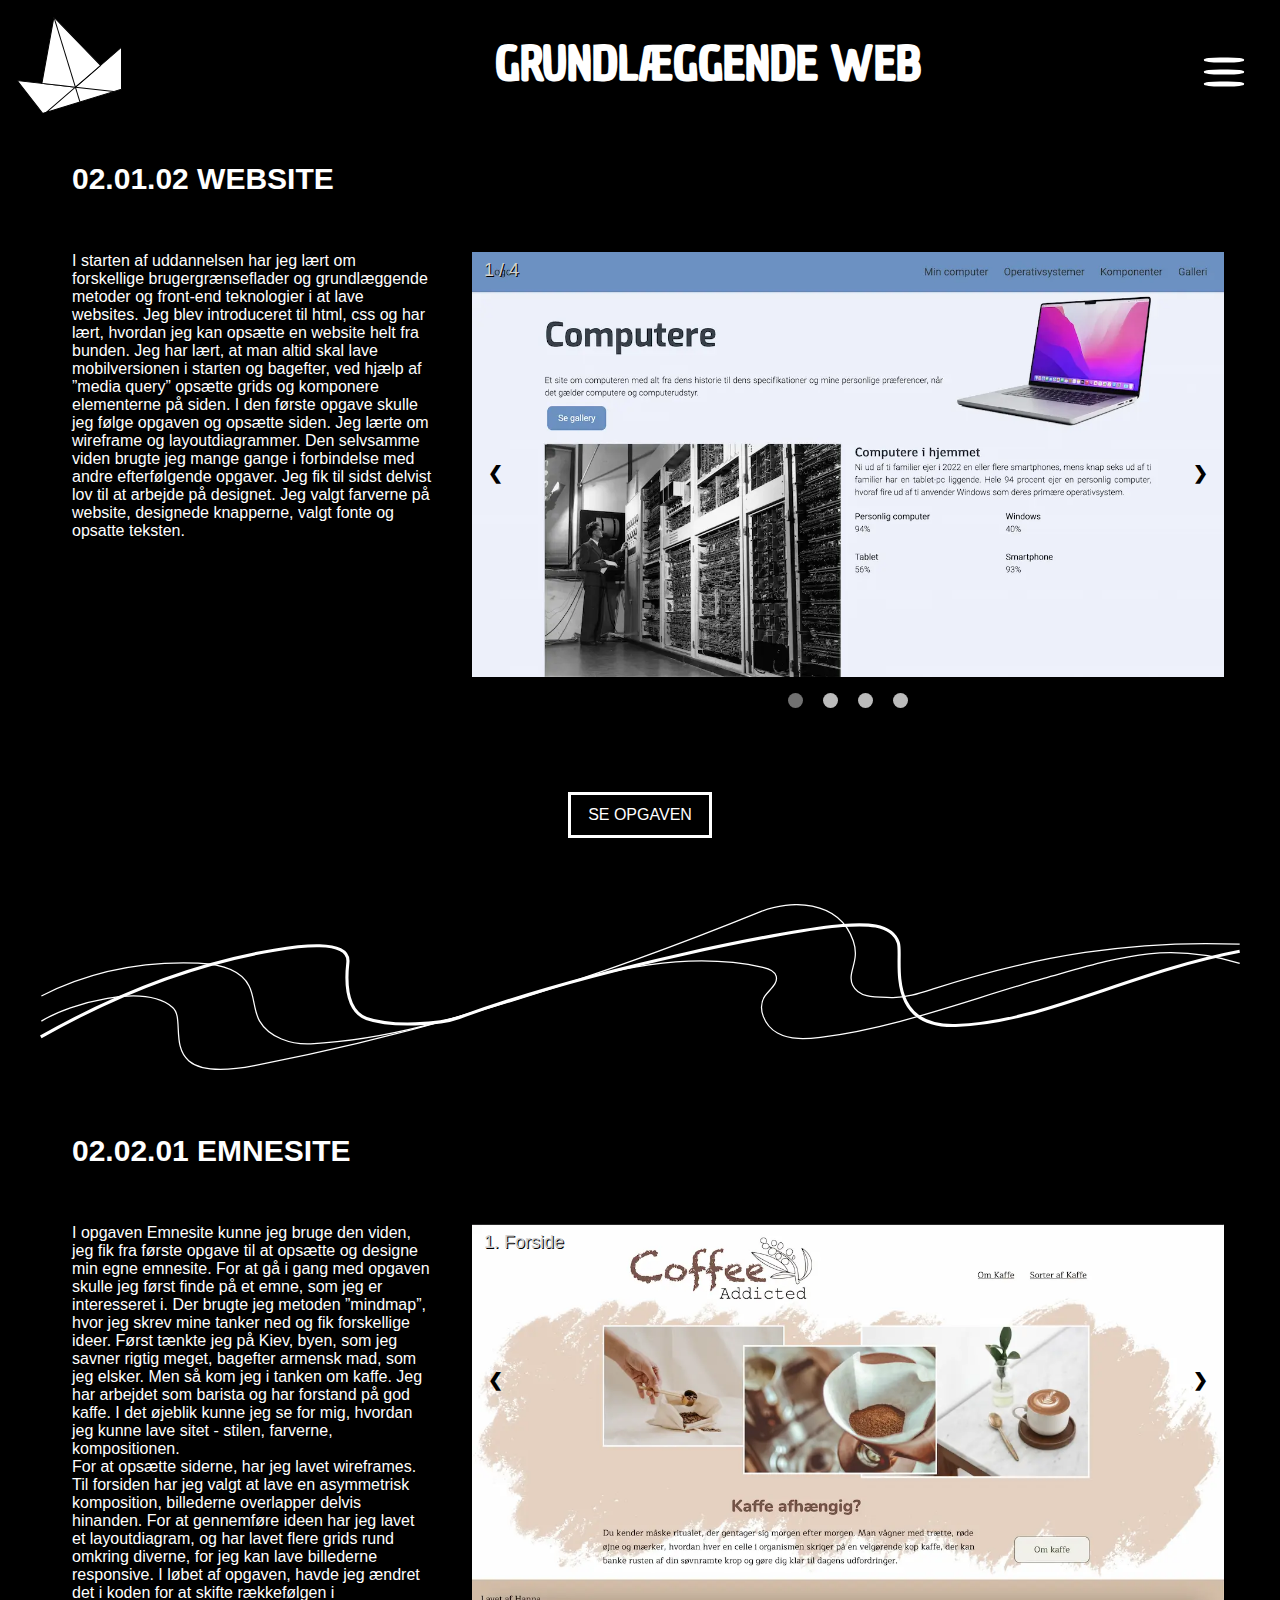
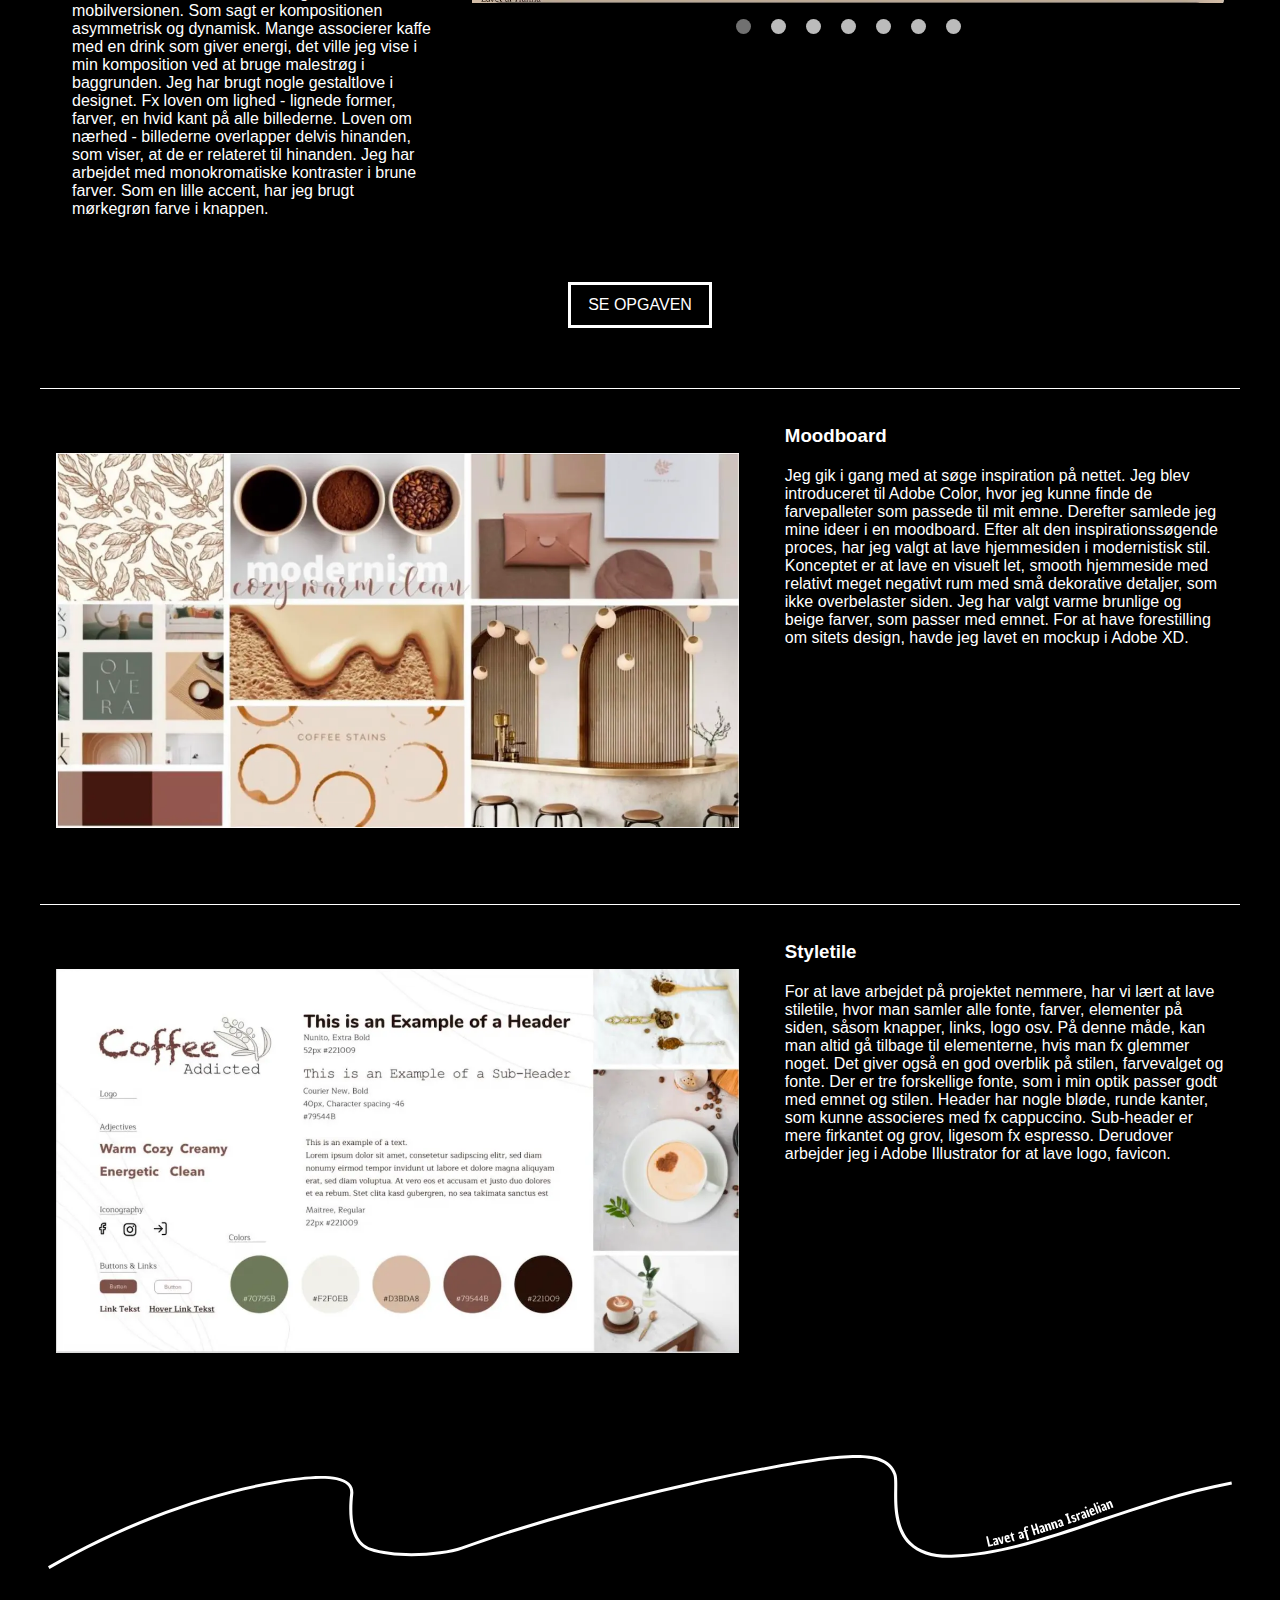
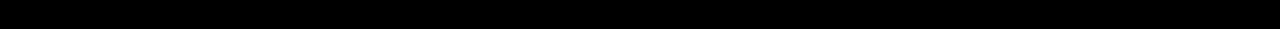
<file: portfolio/gr_web.html>
<!DOCTYPE html>
<html lang="da">

<head>
    <meta charset="UTF-8">
    <meta http-equiv="X-UA-Compatible" content="IE=edge">
    <meta name="robots" content="noindex">
    <meta name="viewport" content="width=device-width, initial-scale=1.0">
    <link rel="preconnect" href="https://fonts.googleapis.com">
    <link rel="preconnect" href="https://fonts.gstatic.com" crossorigin>
    <link rel="preconnect" href="https://fonts.googleapis.com">
    <link rel="preconnect" href="https://fonts.gstatic.com" crossorigin>
    <link rel="preconnect" href="https://fonts.googleapis.com">
    <link rel="preconnect" href="https://fonts.gstatic.com" crossorigin>
    <link
        href="https://fonts.googleapis.com/css2?family=Andika:wght@700&family=Chau+Philomene+One&family=Nunito+Sans&display=swap"
        rel="stylesheet">
    <link rel="stylesheet" href="../css/general.css">
    <link rel="stylesheet" href="../css/layout.css">
    <link rel="stylesheet" href="../css/opgaver.css">
    <title>Grundlæggende Web</title>
</head>

<body>
    <header>

        <div class="hjem">
            <a href="../index.html"> <img src="../img/boat.svg" alt="boat"></a>
        </div>
        <div>
            <h1>GRUNDLÆGGENDE WEB</h1>
        </div>
        <div class="brg_menu">
            <a href="#" class="brg_menu_button">
                <span class="brg_menu_lines"></span>
            </a>
            <nav class="brg_menu_nav">
                <ul>
                    <li> <a href="../portfolio.html" class="brg_menu_link"> Portfolio</a>
                        <ul>
                            <li><a href="../portfolio/gr_web.html"> Grundlæggende Web</a></li>
                            <li><a href="../portfolio/gr_ux.html"> Grundlæggende UX</a> </li>
                            <li><a href="../portfolio/gr_animation.html">Grundlæggende Animation</a> </li>
                            <li><a href="../portfolio/gr_indhold.html"> Grundlæggende Indhold</a> </li>
                            <li><a href="../portfolio/portfolio_06.html"> Portfolio</a> </li>
                        </ul>
                    <li><a href="../om_mig.html" class="brg_menu_link">Om mig</a></li>
                </ul>
            </nav>
            <div class="brg_menu_overlay">

            </div>
        </div>

    </header>

    <main>
        <div class="grid_5_6">
            <h2>02.01.02 WEBSITE
            </h2> <br>
            <div class="text1">
                <p>
                    I starten af uddannelsen har jeg lært om forskellige brugergrænseflader og grundlæggende metoder og
                    front-end teknologier i at lave websites. Jeg blev introduceret til html, css og har lært, hvordan
                    jeg kan opsætte en website helt fra bunden. Jeg har lært, at man altid skal lave mobilversionen i
                    starten og bagefter, ved hjælp af ”media query” opsætte grids og komponere elementerne på siden. I
                    den første opgave skulle jeg følge opgaven og opsætte siden. Jeg lærte om wireframe og
                    layoutdiagrammer. Den selvsamme viden brugte jeg mange gange i forbindelse med andre efterfølgende
                    opgaver. Jeg fik til sidst delvist lov til at arbejde på designet. Jeg valgt farverne på website,
                    designede knapperne, valgt fonte og opsatte teksten.
                </p>

            </div>



            <!-- Slideshow container -->
            <div class="slideshow-container">

                <!-- Full-width images with number and caption text -->
                <div class="mySlides fade">
                    <div class="numbertext">1 / 4</div>
                    <img src="../img/opgaver/website/img_1.webp" style="width:100%" alt="1">

                </div>

                <div class="mySlides fade">
                    <div class="numbertext">2 / 4</div>
                    <img src="../img/opgaver/website/img_2.webp" style="width:100%" alt="2">

                </div>

                <div class="mySlides fade">
                    <div class="numbertext">3 / 4</div>
                    <img src="../img/opgaver/website/img_3.webp" style="width:100%" alt="3">

                </div>
                <div class="mySlides fade">
                    <div class="numbertext">4 / 4</div>
                    <img src="../img/opgaver/website/img_4.webp" style="width:100%" alt="3">
                </div>

                <!-- Next and previous buttons -->
                <a class="prev" onclick="plusSlides(-1)">❮</a>
                <a class="next" onclick="plusSlides(1)">❯</a>
                <!-- The dots/circles -->
                <div style="text-align:center">
                    <span class="dot" onclick="currentSlide(1)"></span>
                    <span class="dot" onclick="currentSlide(2)"></span>
                    <span class="dot" onclick="currentSlide(3)"></span>
                    <span class="dot" onclick="currentSlide(4)"></span>
                </div>
            </div>
        </div>
        <a class="cta" href="https://www.hannaisraielian.dk/kea/02_web/01_website/website/index.html">SE
            OPGAVEN</a>
        <br>

        <img src="../img/line_2.svg" alt="line" class="line">
        <div class="grid_5_6">

            <h2>02.02.01 EMNESITE
            </h2>

            <br>
            <div class="text1">
                <p>I opgaven Emnesite kunne jeg bruge den viden, jeg fik fra første opgave til at opsætte og designe min
                    egne emnesite. For at gå i gang med opgaven skulle jeg først finde på et emne, som jeg er
                    interesseret i. Der brugte jeg metoden ”mindmap”, hvor jeg skrev mine tanker ned og fik forskellige
                    ideer. Først tænkte jeg på Kiev, byen, som jeg savner rigtig meget, bagefter armensk mad, som jeg
                    elsker. Men så kom jeg i tanken om kaffe. Jeg har arbejdet som barista og har forstand på god kaffe.
                    I det øjeblik kunne jeg se for mig, hvordan jeg kunne lave sitet - stilen, farverne, kompositionen.
                </p>
                <p>
                    For at opsætte siderne, har jeg lavet wireframes. Til forsiden har jeg valgt at lave en asymmetrisk
                    komposition, billederne overlapper delvis hinanden. For at gennemføre ideen har jeg lavet et
                    layoutdiagram, og har lavet flere grids rund omkring diverne, for jeg kan lave billederne
                    responsive. I løbet af opgaven, havde jeg ændret det i koden for at skifte rækkefølgen i
                    mobilversionen. Som sagt er kompositionen asymmetrisk og dynamisk. Mange associerer kaffe med en
                    drink som giver energi, det ville jeg vise i min komposition ved at bruge malestrøg i baggrunden.
                    Jeg har brugt nogle gestaltlove i designet. Fx loven om lighed - lignede former, farver, en hvid
                    kant på alle billederne. Loven om nærhed - billederne overlapper delvis hinanden, som viser, at de
                    er relateret til hinanden. Jeg har arbejdet med monokromatiske kontraster i brune farver. Som en
                    lille accent, har jeg brugt mørkegrøn farve i knappen.
                </p>

            </div>



            <!-- Slideshow container -->
            <div class="slideshow-container_2">

                <!-- Full-width images with number and caption text -->
                <div class="mySlides2 fade">
                    <div class="numbertext">1. Forside</div>
                    <img src="../img/opgaver/website/emnesite/img_1.webp" style="width:100%" alt="1">

                </div>

                <div class="mySlides2 fade">
                    <div class="numbertext">2. Side</div>
                    <img src="../img/opgaver/website/emnesite/img_2.webp" style="width:100%" alt="2">

                </div>

                <div class="mySlides2 fade">
                    <div class="numbertext">3. Mockup i XD</div>
                    <img src="../img/opgaver/website/emnesite/img_3.webp" style="width:100%" alt="3">

                </div>
                <div class="mySlides2 fade">
                    <div class="numbertext">4. Mobil version</div>
                    <img src="../img/opgaver/website/emnesite/img_4.webp" style="width:100%" alt="4">
                </div>
                <div class="mySlides2 fade">
                    <div class="numbertext">5. Layoutdiagram</div>
                    <img src="../img/opgaver/website/emnesite/img_7.webp" style="width:100%" alt="5">
                </div>
                <div class="mySlides2 fade">
                    <div class="numbertext">6. Wireframe</div>
                    <img src="../img/opgaver/website/emnesite/img_8.webp" style="width:100%" alt="6">
                </div>
                <div class="mySlides2 fade">
                    <div class="numbertext">7. Eksempel på grids</div>
                    <img src="../img/opgaver/website/emnesite/img_9.webp" style="width:100%" alt="9">
                </div>
                <!-- Next and previous buttons -->
                <a class="prev2" onclick="plusSlides2(-1)">❮</a>
                <a class="next2" onclick="plusSlides2(1)">❯</a>
                <!-- The dots/circles -->
                <div style="text-align:center">
                    <span class="dot2" onclick="currentSlide2(1)"></span>
                    <span class="dot2" onclick="currentSlide2(2)"></span>
                    <span class="dot2" onclick="currentSlide2(3)"></span>
                    <span class="dot2" onclick="currentSlide2(4)"></span>
                    <span class="dot2" onclick="currentSlide2(5)"></span>
                    <span class="dot2" onclick="currentSlide2(6)"></span>
                    <span class="dot2" onclick="currentSlide2(7)"></span>
                </div>
            </div>
        </div>
        <a class="cta" href="https://www.hannaisraielian.dk/kea/02_web/02_emnesite/emnesite/index.html">SE
            OPGAVEN</a>
        <div class="grid_2">

            <div>

                <img src="../img/opgaver/website/emnesite/img_5.webp" alt="moodboard" style="margin-top: 3rem;">

            </div>
            <div>
                <h3>Moodboard</h3>
                <p> Jeg gik i gang med at søge inspiration på nettet. Jeg blev introduceret til Adobe Color, hvor jeg
                    kunne finde de farvepalleter som passede til mit emne. Derefter samlede jeg mine ideer i en
                    moodboard. Efter alt den inspirationssøgende proces, har jeg valgt at lave hjemmesiden i
                    modernistisk stil. Konceptet er at lave en visuelt let, smooth hjemmeside med relativt meget
                    negativt rum med små dekorative detaljer, som ikke overbelaster siden. Jeg har valgt varme brunlige
                    og beige farver, som passer med emnet. For at have forestilling om sitets design, havde jeg lavet en
                    mockup i Adobe XD. </p>
            </div>
        </div>
        <div class="grid_2">
            <div>
                <img src="../img/opgaver/website/emnesite/img_6.webp" alt="stiletile" style="margin-top: 3rem;">
            </div>
            <div>
                <h3>Styletile</h3>
                <p>For at lave arbejdet på projektet nemmere, har vi lært at lave stiletile, hvor man samler alle fonte,
                    farver, elementer på siden, såsom knapper, links, logo osv. På denne måde, kan man altid gå tilbage
                    til elementerne, hvis man fx glemmer noget. Det giver også en god overblik på stilen, farvevalget og
                    fonte. Der er tre forskellige fonte, som i min optik passer godt med emnet og stilen. Header har
                    nogle bløde, runde kanter, som kunne associeres med fx cappuccino. Sub-header er mere firkantet og
                    grov, ligesom fx espresso. Derudover arbejder jeg i Adobe Illustrator for at lave logo, favicon.
                </p>
            </div>

        </div>
    </main>
    <footer>
        <img src="../img/line.svg" alt="line2">
    </footer>
    <script src="../script.js"></script>
</body>
</file>
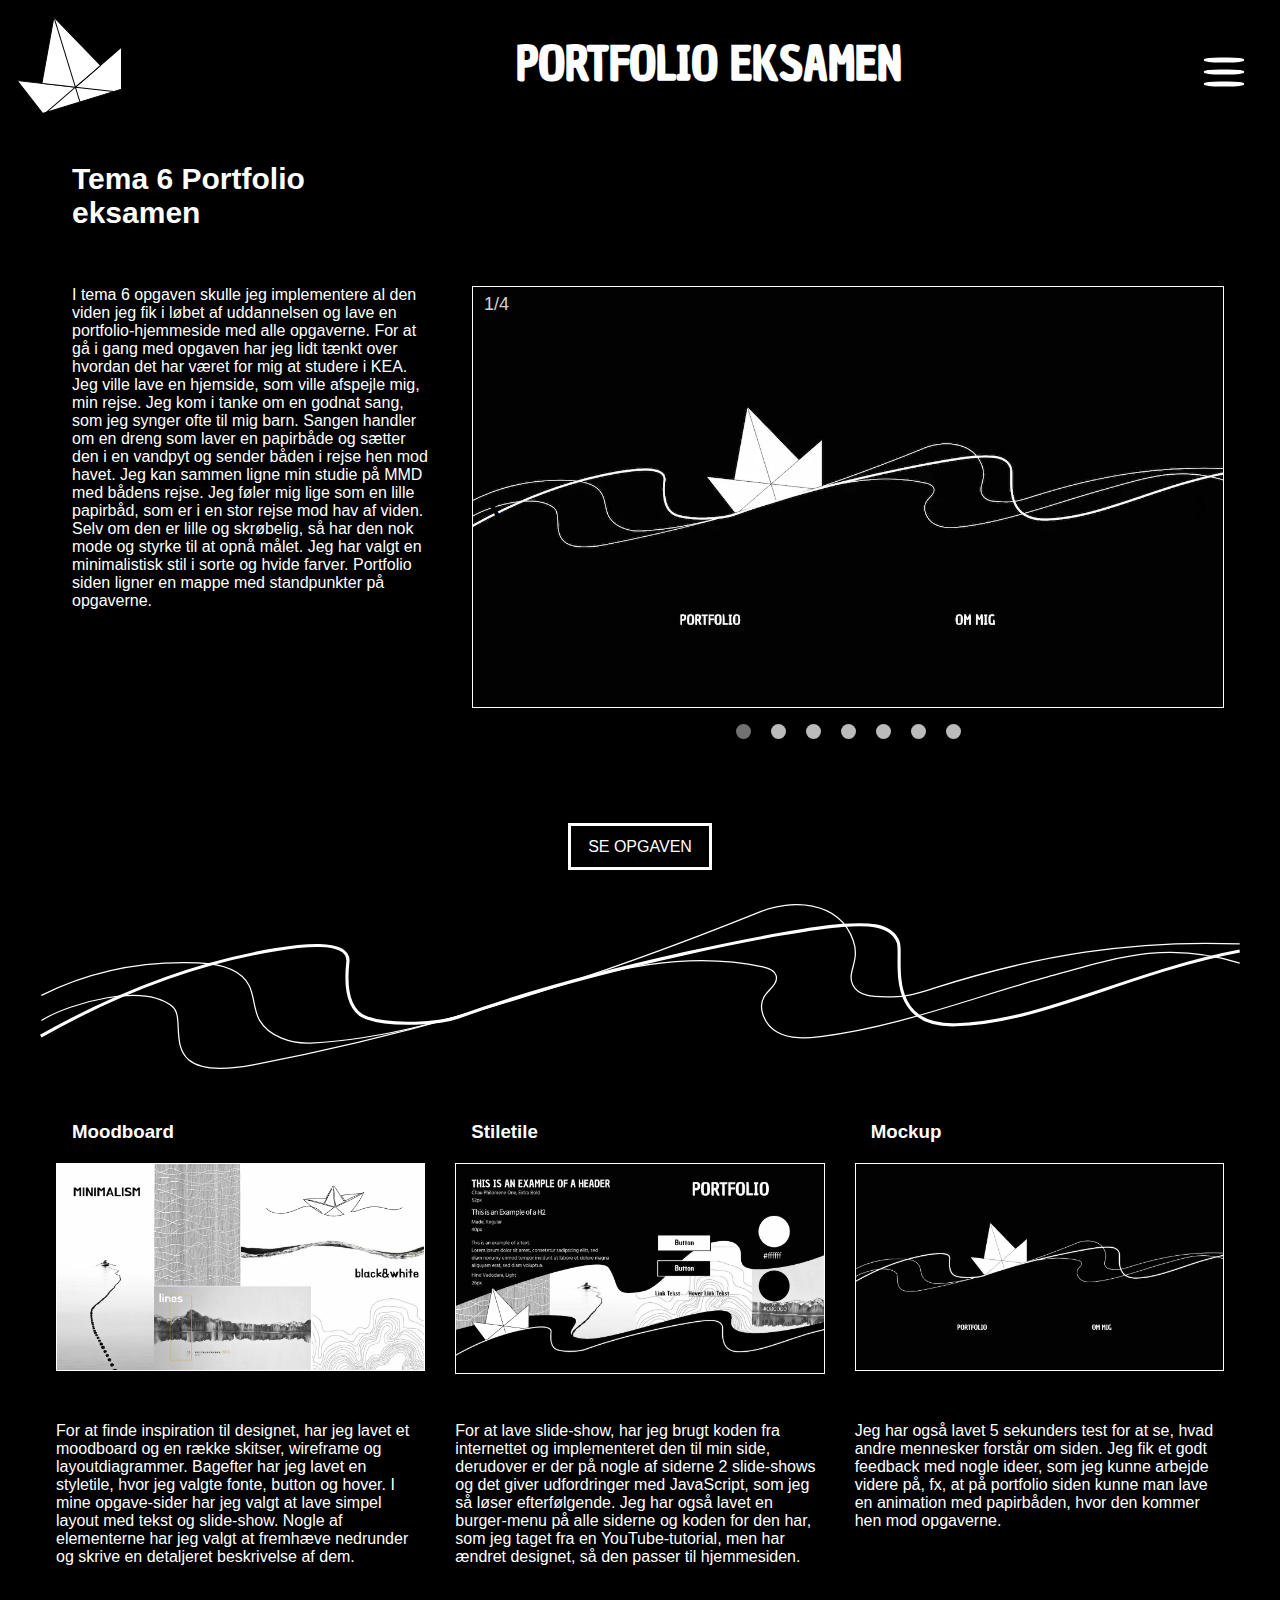
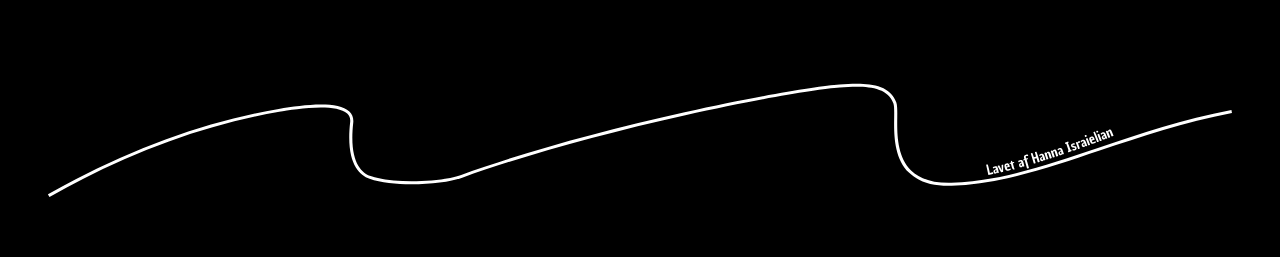
<file: portfolio/portfolio_06.html>
<!DOCTYPE html>
<html lang="da">

<head>
    <meta charset="UTF-8">
    <meta http-equiv="X-UA-Compatible" content="IE=edge">
    <meta name="robots" content="noindex">
    <meta name="viewport" content="width=device-width, initial-scale=1.0">
    <link rel="preconnect" href="https://fonts.googleapis.com">
    <link rel="preconnect" href="https://fonts.gstatic.com" crossorigin>
    <link rel="preconnect" href="https://fonts.googleapis.com">
    <link rel="preconnect" href="https://fonts.gstatic.com" crossorigin>
    <link
        href="https://fonts.googleapis.com/css2?family=Andika:wght@700&family=Chau+Philomene+One&family=Nunito+Sans&display=swap"
        rel="stylesheet">
    <link rel="stylesheet" href="../css/general.css">
    <link rel="stylesheet" href="../css/layout.css">
    <link rel="stylesheet" href="../css/opgaver.css">
    <title>Portfolio</title>
</head>

<body>
    <header>

        <div class="hjem">
            <a href="../index.html"> <img src="../img/boat.svg" alt="boat"></a>
        </div>
        <div>
            <h1>PORTFOLIO EKSAMEN</h1>
        </div>
        <div class="brg_menu">
            <a href="#" class="brg_menu_button">
                <span class="brg_menu_lines"></span>
            </a>
            <nav class="brg_menu_nav">
                <ul>
                    <li> <a href="../portfolio.html" class="brg_menu_link"> Portfolio</a>
                        <ul>
                            <li><a href="../portfolio/gr_web.html"> Grundlæggende Web</a></li>
                            <li><a href="../portfolio/gr_ux.html"> Grundlæggende UX</a> </li>
                            <li><a href="../portfolio/gr_animation.html">Grundlæggende Animation</a> </li>
                            <li><a href="../portfolio/gr_indhold.html"> Grundlæggende Indhold</a> </li>
                            <li><a href="../portfolio/portfolio_06.html"> Portfolio</a> </li>
                        </ul>
                    <li><a href="../om_mig.html" class="brg_menu_link">Om mig</a></li>
                </ul>
            </nav>
            <div class="brg_menu_overlay">

            </div>
        </div>

    </header>

    <main>

        <div class="grid_5_6">
            <h2>Tema 6
                Portfolio eksamen
            </h2>
            <br>
            <div class="text1">
                <p> I tema 6 opgaven skulle jeg implementere al den viden jeg fik i løbet af uddannelsen og lave en
                    portfolio-hjemmeside med alle opgaverne. For at gå i gang med opgaven har jeg lidt tænkt over
                    hvordan det har været for mig at studere i KEA. Jeg ville lave en hjemside, som ville afspejle mig,
                    min rejse. Jeg kom i tanke om en godnat sang, som jeg synger ofte til mig barn. Sangen handler om en
                    dreng som laver en papirbåde og sætter den i en vandpyt og sender båden i rejse hen mod havet. Jeg
                    kan sammen ligne min studie på MMD med bådens rejse. Jeg føler mig lige som en lille papirbåd, som
                    er i en stor rejse mod hav af viden. Selv om den er lille og skrøbelig, så har den nok mode og
                    styrke til at opnå målet. Jeg har valgt en minimalistisk stil i sorte og hvide farver. Portfolio
                    siden ligner en mappe med standpunkter på opgaverne. </p>

            </div>



            <!-- Slideshow container -->
            <div class="slideshow-container">

                <!-- Full-width images with number and caption text -->
                <div class="mySlides fade">
                    <div class="numbertext">1/4</div>
                    <img src="../img/opgaver/portf_site/img_8.webp" style="width:100%; border: 1px solid white;"
                        alt="1">

                </div>

                <div class="mySlides fade">
                    <div class="numbertext">2/4</div>
                    <img src="../img/opgaver/portf_site/img_1.webp" style="width:100%;border: 1px solid white;" alt="2">

                </div>

                <div class="mySlides fade">
                    <div class="numbertext">3/4</div>
                    <img src="../img/opgaver/portf_site/img_2.webp" style="width:100%;border: 1px solid white;" alt="3">

                </div>
                <div class="mySlides fade">
                    <div class="numbertext">4/4</div>
                    <img src="../img/opgaver/portf_site/img_3.webp" style="width:100%;border: 1px solid white;" alt="4">
                </div>
                <div class="mySlides fade">
                    <div class="numbertext">4/4</div>
                    <img src="../img/opgaver/portf_site/img_4.webp" style="width:100%;border: 1px solid white;" alt="4">
                </div>
                <div class="mySlides fade">
                    <div class="numbertext">4/4</div>
                    <img src="../img/opgaver/portf_site/img_5.webp" style="width:100%" alt="4">
                </div>
                <div class="mySlides fade">
                    <div class="numbertext">4/4</div>
                    <img src="../img/opgaver/portf_site/img_9.webp" style="width:100%" alt="4">
                </div>
                <!-- Next and previous buttons -->
                <a class="prev" onclick="plusSlides(-1)">❮</a>
                <a class="next" onclick="plusSlides(1)">❯</a>
                <!-- The dots/circles -->
                <div style="text-align:center">
                    <span class="dot" onclick="currentSlide(1)"></span>
                    <span class="dot" onclick="currentSlide(2)"></span>
                    <span class="dot" onclick="currentSlide(3)"></span>
                    <span class="dot" onclick="currentSlide(4)"></span>
                    <span class="dot" onclick="currentSlide(5)"></span>
                    <span class="dot" onclick="currentSlide(6)"></span>
                    <span class="dot" onclick="currentSlide(7)"></span>
                </div>
            </div>
        </div>
        <a class="cta" href="https://hannaisraielian.dk/kea/portfolio/index.html">SE
            OPGAVEN</a>
        <br>

        <img src="../img/line_2.svg" alt="line">
        <div class="grid_3_3">
            <div>
                <h3>Moodboard</h3>
                <img src="../img/opgaver/portf_site/img_6.webp" alt="moodboard" style="border: 1px solid white;">
            </div>
            <div>
                <h3>Stiletile</h3>
                <img src="../img/opgaver/portf_site/img_7.webp" alt="moodboard" style="border: 1px solid white;">
            </div>
            <div>
                <h3>Mockup</h3>
                <img src="../img/opgaver/portf_site/img_8.webp" alt="moodboard" style="border: 1px solid white;">
            </div>

        </div>
        <div class="grid_3_3">
            <p>For at finde inspiration til designet, har jeg lavet et moodboard og en række skitser, wireframe og
                layoutdiagrammer. Bagefter har jeg lavet en styletile, hvor jeg valgte fonte, button og hover. I mine
                opgave-sider har jeg valgt at lave simpel layout med tekst og slide-show. Nogle af elementerne har jeg
                valgt at fremhæve nedrunder og skrive en detaljeret beskrivelse af dem.</p>
            <p> For at lave slide-show, har jeg
                brugt koden fra internettet og implementeret den til min side, derudover er der på nogle af siderne 2
                slide-shows og det giver udfordringer med JavaScript, som jeg så løser efterfølgende. Jeg har også lavet
                en burger-menu på alle siderne og koden for den har, som jeg taget fra en YouTube-tutorial, men har
                ændret designet, så den passer til hjemmesiden.</p>

            <p> Jeg har også lavet 5 sekunders test for at se, hvad andre mennesker forstår om siden. Jeg fik et godt
                feedback med nogle ideer, som jeg kunne arbejde videre på, fx, at på portfolio siden kunne man lave en
                animation med papirbåden, hvor den kommer hen mod opgaverne.
            </p>
        </div>
    </main>
    <footer>
        <img src="../img/line.svg" alt="line">
    </footer>
    <script src="../script.js"></script>
</body>
</file>
<file: css/general.css>
* {
  margin: 0;
  padding: 0;
  box-sizing: border-box;
}
body {
  background-color: black;
}

header {
  display: flex;
  justify-content: space-between;
  margin-top: 2rem;
}

h1 {
  font-family: "Chau Philomene One", sans-serif;
  font-size: 46px;
  color: white;
  margin-top: 2rem;
  text-align: center;
}
h2 {
  color: white;
  font-family: "Bebas Neue", sans-serif;
  font-size: 30px;
  margin: 1rem;
}
h3 {
  color: white;
  padding-block: 20px;
  font-family: "Mada", sans-serif;
  margin-left: 1rem;
}
h4 {
  font-family: "Chau Philomene One", sans-serif;
  font-size: 20px;
  color: white;
  margin-left: 2rem;
}
h5 {
  color: white;
  padding-block: 20px;
  font-family: "Mada", sans-serif;
  margin-left: 1rem;
  font-size: 16px;
}
p {
  color: white;
  font-family: "Hind Vadodara", sans-serif;
  margin-left: 1rem;
}

img {
  width: 100%;
  height: auto;
  display: block;
}

a {
  font-family: "Chau Philomene One", sans-serif;
  font-size: 20px;
  color: black;
  text-decoration: none;
  margin-top: 1rem;
}
a:hover {
  filter: brightness(0.8);
}
.btn_1 p {
  text-align: center;
}
.forside {
  background-image: url(../img/portfolio_forside.svg);
  background-size: 100%;
  background: no-repeat;
}

@media (max-width: 500px) {
  header {
    display: flex;
    flex-direction: row;
    justify-content: space-between;
  }
  .hjem {
    width: 20%;
    margin-top: 1rem;
    margin-left: 1rem;
  }
  h1 {
    font-size: 34px;
  }
}
.hjem {
  margin: 1rem;
}

.btn_1 {
  font-family: "Chau Philomene One", sans-serif;
  font-size: 40px;
  text-decoration: none;
  margin-top: 40%;
  margin-left: 20%;
  color: white;
  align-items: center;
}

/************** burgermenu *****************/

.brg_menu_button:hover .brg_menu_lines {
  filter: brightness(0.7);
}
.brg_menu_button {
  position: absolute;
  top: 1rem;
  right: 1rem;
  padding-left: 1rem;
  width: 80px;
  height: 80px;
  z-index: 30;
  color: white;
}
.brg_menu_button::after {
  background-color: white;
}
.brg_menu_lines,
.brg_menu_lines::after,
.brg_menu_lines::before {
  position: absolute;
  width: 40px;
  height: 5px;
  background-color: rgb(255, 255, 255);
  border-radius: 40%;
}

.brg_menu_lines {
  top: 50%;
  left: 50%;
  transform: translate(-50%, -50%);
}
.brg_menu_lines::before {
  content: "";
  top: -12px;
}
.brg_menu_lines::after {
  content: "";
  top: 12px;
}
.brg_menu_active .brg_menu_lines {
  background-color: transparent;
}
.brg_menu_active .brg_menu_lines::before {
  top: 0;
  transform: rotate(45deg);
}
.brg_menu_active .brg_menu_lines::after {
  top: 0;
  transform: rotate(-45deg);
}
.brg_menu_nav {
  padding: 70px;
  position: fixed;
  z-index: 20;
  display: flex;
  flex-flow: column;
  height: 100%;
  background-color: white;
  overflow-y: auto;
  right: -120%;
  top: 0;
}
.brg_menu_active .brg_menu_nav {
  right: 0;
}

.brg_menu_link {
  padding: 10px;
  font-family: "Chau Philomene One", sans-serif;
  font-size: 32px;
  text-decoration: none;
  text-transform: uppercase;
  color: black;
  letter-spacing: 5px;
  font-weight: 300;
}
.brg_menu_link:hover {
  text-shadow: 2px 2px #7b7b7b;
}
.brg_menu_overlay {
  display: none;
  position: fixed;
  top: 0;
  right: 0;
  width: 100vw;
  height: 100vw;
  z-index: 10;
}

.brg_menu_active .brg_menu_overlay {
  display: block;
}

ul {
  list-style: none;
}
ul li {
  padding-left: 25px;
  padding-top: 15px;
  font-family: "Chau Philomene One", sans-serif;
  font-size: 22px;
  text-transform: uppercase;
  color: black;
  letter-spacing: 5px;
  font-weight: 100;
  text-decoration: none;
}

li a:hover {
  text-shadow: 2px 2px #7b7b7b;
}
/*footer*/

footer {
  padding: 3rem;
}

/********** BUTTON **********/

.cta {
  color: #ffffff;
  background-color: #000000;
  border: 3px solid white;
  text-align: center;
  text-decoration: none;
  display: block;
  width: 9rem;
  margin: 1rem auto;
  margin-top: 3rem;
  padding: 0.7rem 1rem;
  font-size: 1rem;
  cursor: pointer;
  font-family: "Mada", sans-serif;
}

.cta:hover {
  background-color: #ffffff;
  border: 3px solid rgb(61, 61, 61);
  color: black;
  text-shadow: 1px 1px #7b7b7b;
}

.line {
  padding-block: 2rem;
}
</file>
<file: css/layout.css>
.menu {
  display: grid;
  grid-template-columns: 1rem 1rem 1rem;
}
main {
  max-width: 1200px;
  margin: 0 auto;
}
.forside {
  margin-top: 15%;
}

@media (max-width: 600px) {
  .grid_4 {
    margin-left: 35%;
  }
  #portfolio_bg img {
    display: none;
  }
  .grid_2 {
    margin: 3rem;
  }
  .link {
    margin-top: 2rem;
    margin-left: 2rem;
    color: white;
    font-size: 30px;
  }
  .links {
    border: 2px solid white;
    padding: 2rem;
    left: 25%;
  }
  .grid_5_6 {
    margin: 2rem;
  }
  .text1 {
    margin-bottom: 2rem;
  }
}
@media (min-width: 600px) {
  .grid_4 {
    display: flex;
    justify-content: space-around;
    margin-bottom: 10rem;
  }
  .grid_8 {
    display: grid;
    grid-template-columns: 1fr 1fr 1fr;
    gap: 30px;
    margin-top: 4rem;
  }
  .grid_8 img {
    object-fit: cover;
    align-self: stretch;
    padding: 1rem;
  }
  .grid_2_8 {
    display: grid;
    grid-template-columns: 1fr 1fr 1fr 1fr 1fr 1fr;
    gap: 60px;
    margin-top: 2rem;
  }
  .box1 {
    grid-column: 2/4;
  }
  .box2 {
    grid-column: 4/6;
  }
  .grid_2 {
    display: grid;
    grid-template-columns: 1.5fr 1fr;
    gap: 30px;
    padding: 1rem;
    margin-top: 5%;
    border-top: 1px solid white;
  }

  .grid_3_3 {
    display: grid;
    grid-template-columns: 1fr 1fr 1fr;
    gap: 30px;
    margin-block: 1rem;
    padding: 1rem;
  }
  .grid_3_3 p {
    margin-left: 0;
  }
  .grid_1_1 {
    display: grid;
    grid-template-columns: 1fr 2fr;
    gap: 30px;
    padding: 1rem;
    border-top: 1px solid white;
  }
  .grid_2_2 {
    display: grid;
    grid-template-columns: 1fr 2fr;
    gap: 30px;
    margin-inline: 3rem;
    margin-top: 3rem;
    padding: 2rem;
    background-color: rgb(35, 35, 35);
    border: 1px solid white;
  }
  .grid_cv {
    display: grid;
    grid-template-columns: 1fr 1fr;
    gap: 30px;
    background-color: rgb(35, 35, 35);
    padding: 2rem;
    margin-inline: 3rem;
    margin-top: 3rem;
    border: 1px solid white;
  }
  /******** Portfolio side ***********/
  #portfolio_bg {
    width: 100%;
    height: 100%;
    position: absolute;
    top: 35%;
    left: 0;
    background-size: cover;
  }
  .link {
    color: white;
  }
  .link span {
    position: absolute;
    top: -50px;
    left: 5%;
    opacity: 0;
    transition: 0.5s;
  }

  .link:hover span {
    opacity: 1;
    top: -110px;
  }

  .punkt1 {
    position: absolute;
    top: -3%;
    left: 15%;
    transform: translate(-50%, -50%);
  }

  .punkt2 {
    position: absolute;
    top: 22%;
    left: 25%;
    transform: translate(-50%, -50%);
  }

  .punkt3 {
    position: absolute;
    top: 13%;
    left: 46%;
    transform: translate(-50%, -50%);
  }

  .punkt4 {
    position: absolute;
    top: 35%;
    left: 61%;
    transform: translate(-50%, -50%);
  }
  .punkt5 {
    position: absolute;
    top: 18%;
    left: 82%;
    transform: translate(-50%, -50%);
  }
  .footer {
    display: none;
  }
}
</file>
<file: css/forside.css>
main {
  max-width: 1500px;
  margin: 0 auto;
}
</file>
<file: css/opgaver.css>
@media (min-width: 800px) {
  /*****Titel og overskrift*****/
  header {
    max-width: 1480px;
    margin: 0 auto;
  }

  /***Tekst***/
  .grid_5_6 {
    display: grid;
    grid-template-columns: 1fr 2fr;
    gap: 40px;
  }
}
.grid_5_6 {
  padding: 1rem;
}
/****Billeder**/
/* Slideshow container */
.slideshow-container,
.slideshow-container_2 {
  width: 100%;
  position: relative;
}

/* Hide the images by default */
.mySlides,
.mySlides2 {
  display: none;
}

/* Next & previous buttons */
.prev,
.next {
  cursor: pointer;
  position: absolute;
  top: 45%;
  width: auto;
  margin-top: -22px;
  padding: 16px;
  color: rgb(0, 0, 0);
  font-weight: bold;
  font-size: 18px;
  transition: 0.6s ease;
  border-radius: 0 3px 3px 0;
  user-select: none;
  z-index: 1;
}

/* Position the "next button" to the right */
.next {
  right: 0;
  border-radius: 3px 0 0 3px;
}

/* On hover, add a black background color with a little bit see-through */
.prev:hover,
.next:hover {
  background-color: rgba(0, 0, 0, 0.8);
  color: white;
}
/* Next & previous buttons 2 */
.prev2,
.next2 {
  cursor: pointer;
  position: absolute;
  top: 25%;
  width: auto;
  margin-top: -22px;
  padding: 16px;
  color: rgb(0, 0, 0);
  font-weight: bold;
  font-size: 18px;
  transition: 0.6s ease;
  border-radius: 0 3px 3px 0;
  user-select: none;
  z-index: 1;
}

/* Position the "next button" to the right 2 */
.next2 {
  right: 0;
  border-radius: 3px 0 0 3px;
}

/* On hover, add a black background color with a little bit see-through 2*/
.prev2:hover,
.next2:hover {
  background-color: rgba(0, 0, 0, 0.8);
  color: white;
}
/* Caption text */
.text {
  color: #f2f2f2;
  font-size: 15px;
  padding: 8px 12px;
  position: absolute;
  bottom: 8px;
  width: 100%;
  text-align: center;
}

/* Number text (1/3 etc) */
.numbertext {
  color: #d1d1d1;
  font-size: 18px;
  padding: 8px 12px;
  position: absolute;
  top: 0;
  font-family: "Mada", sans-serif;
  text-shadow: 1px 1px #000000;
}

/* The dots/bullets/indicators */
.dot,
.dot2 {
  cursor: pointer;
  height: 15px;
  width: 15px;
  margin: 1rem 0.5rem;
  background-color: #bbb;
  border-radius: 50%;
  display: inline-block;
  transition: background-color 0.6s ease;
}

.active,
.dot:hover {
  background-color: #717171;
}

/* Fading animation */
.fade {
  animation-name: fade;
  animation-duration: 1s;
}

@keyframes fade {
  from {
    opacity: 0.4;
  }
  to {
    opacity: 1;
  }
}
@media (max-width: 799px) {
  /*****Titel og overskrift*****/
  .grid_1_1 {
    opacity: 50%;
    display: none;
  }

  .grid_1_2 {
    display: none;
  }
}
</file>
